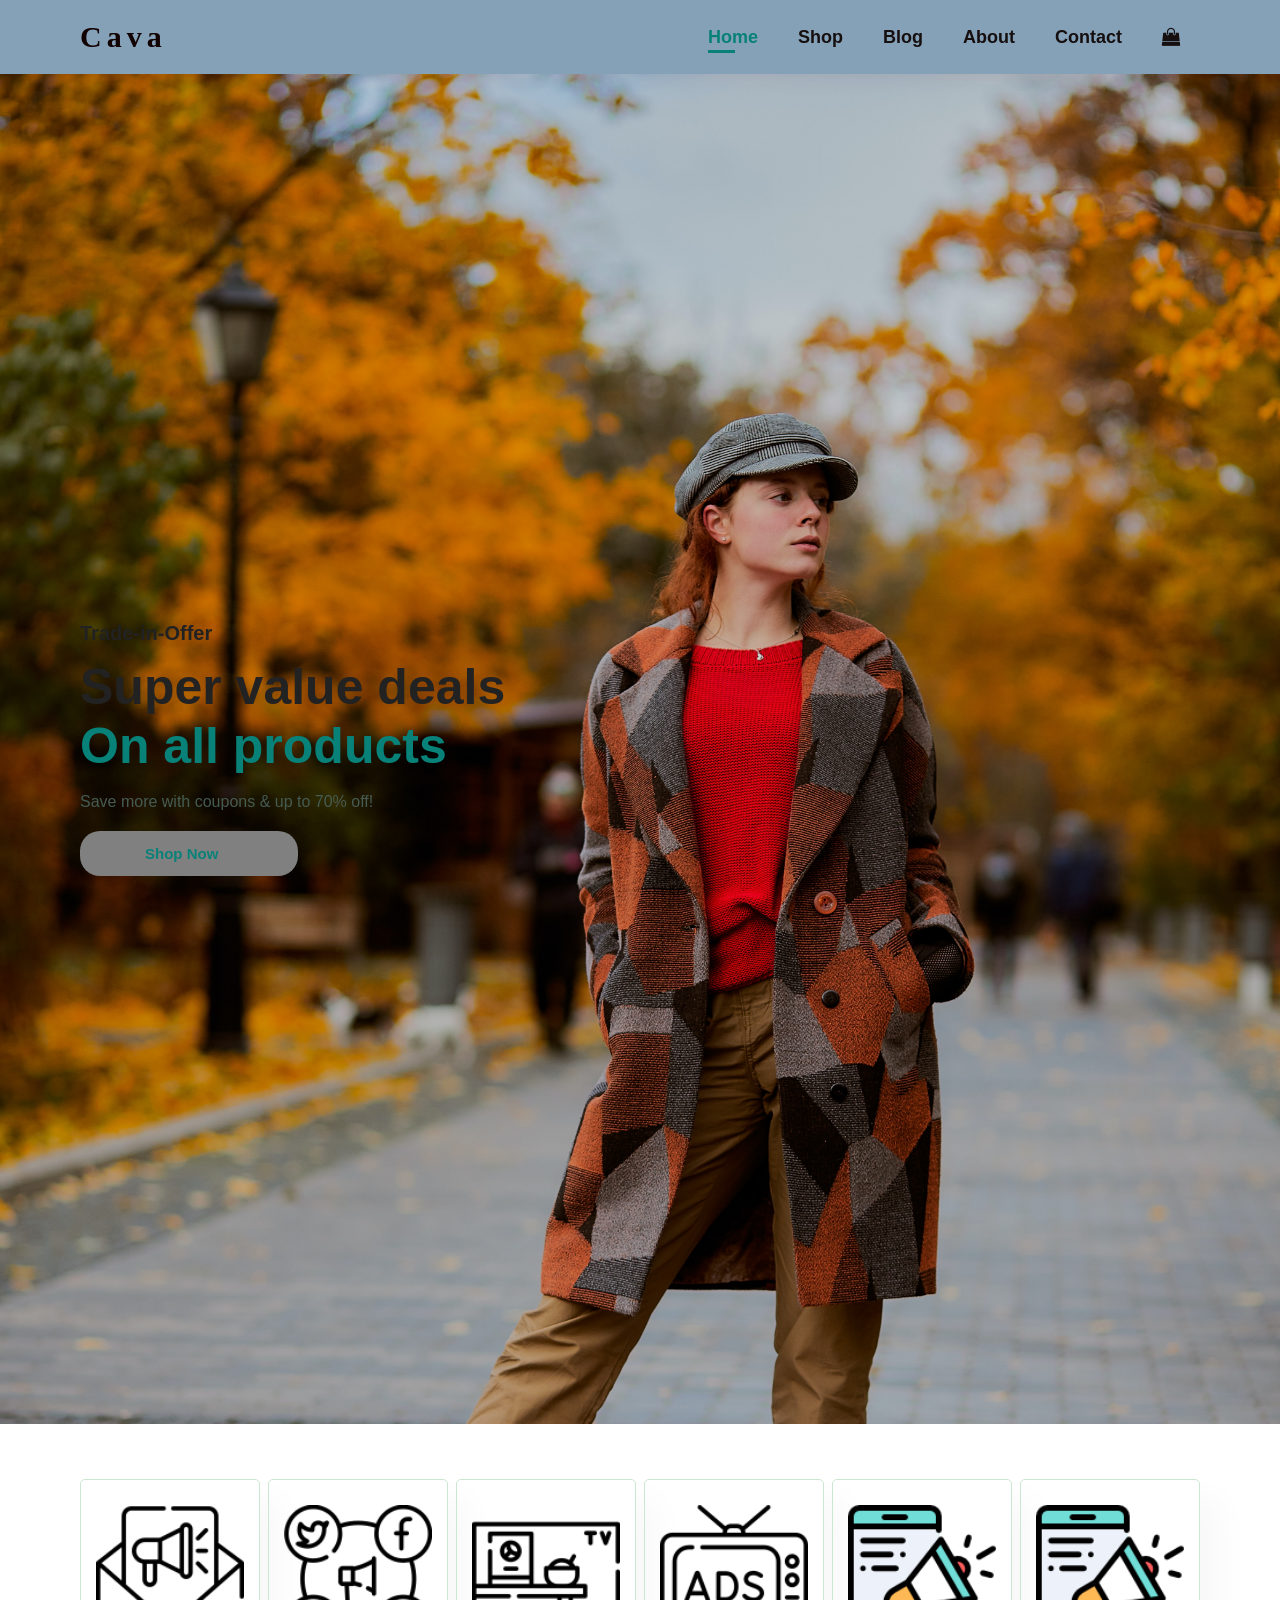
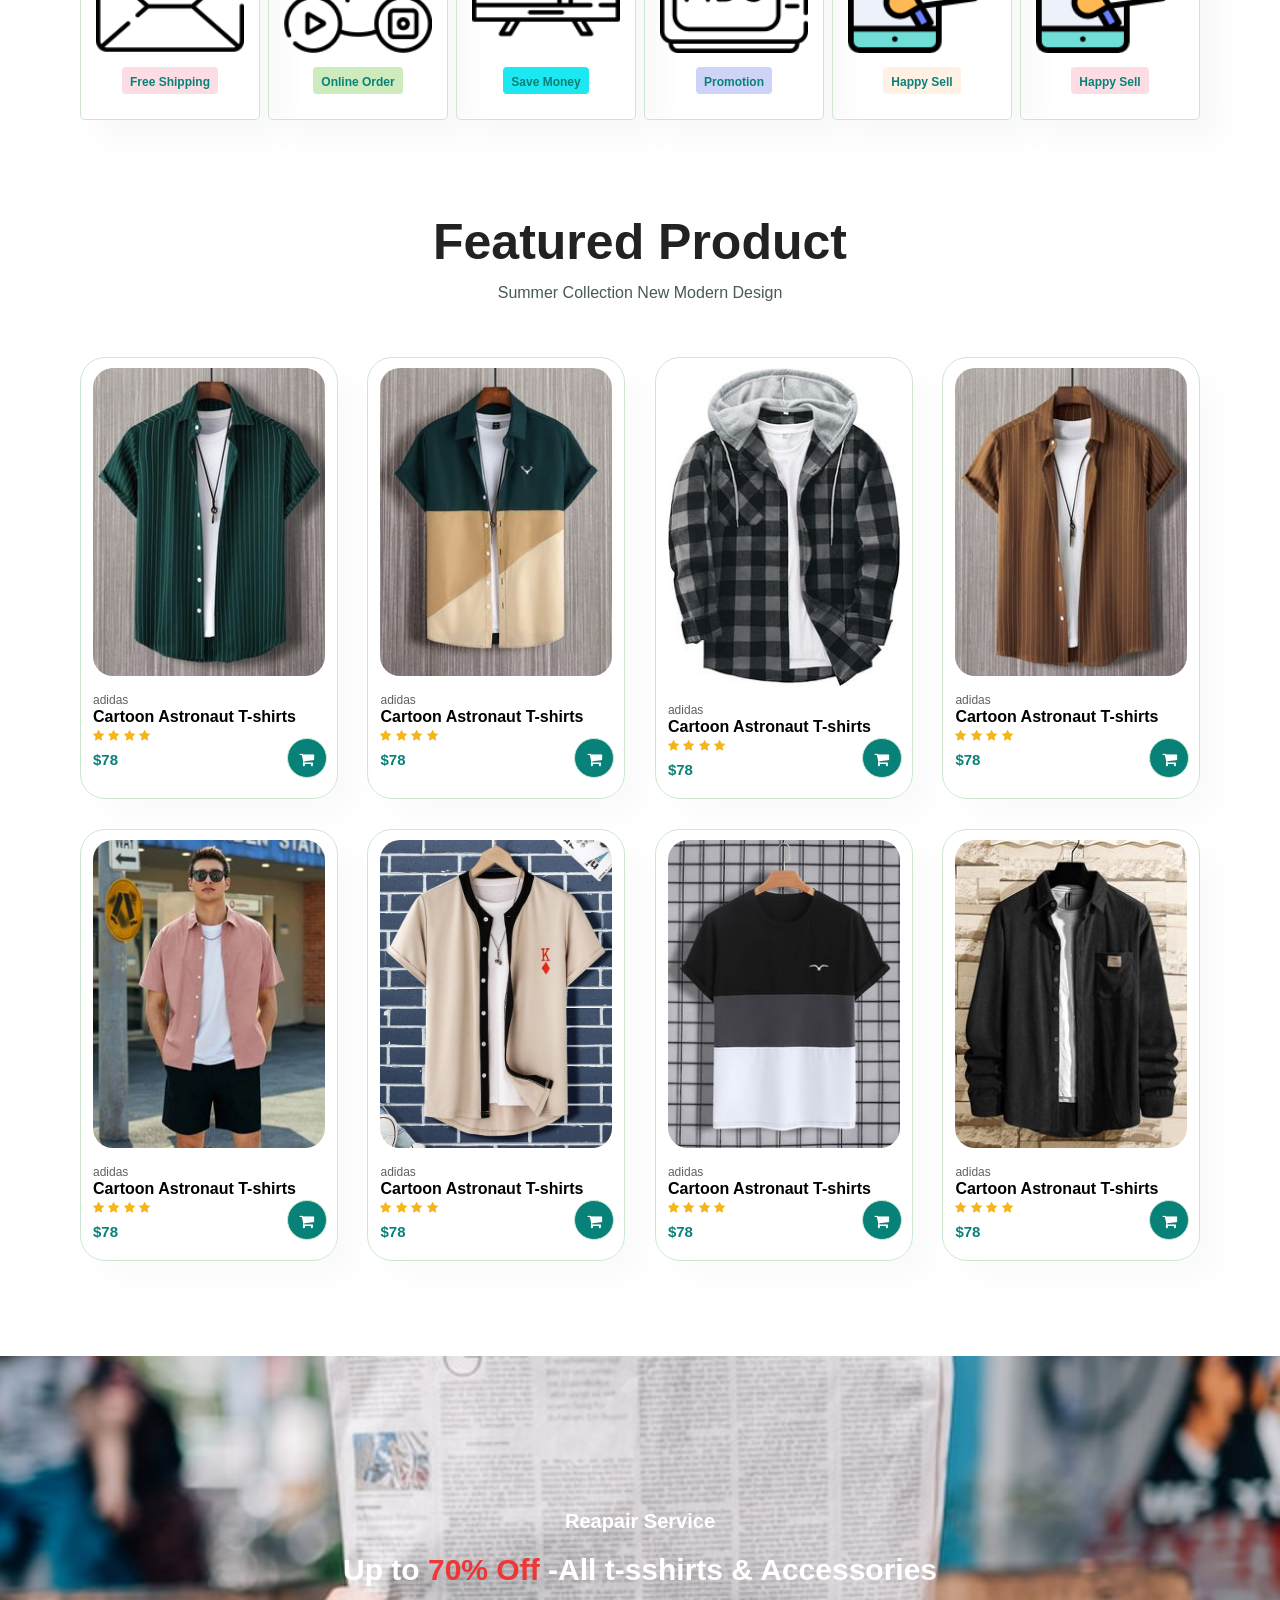
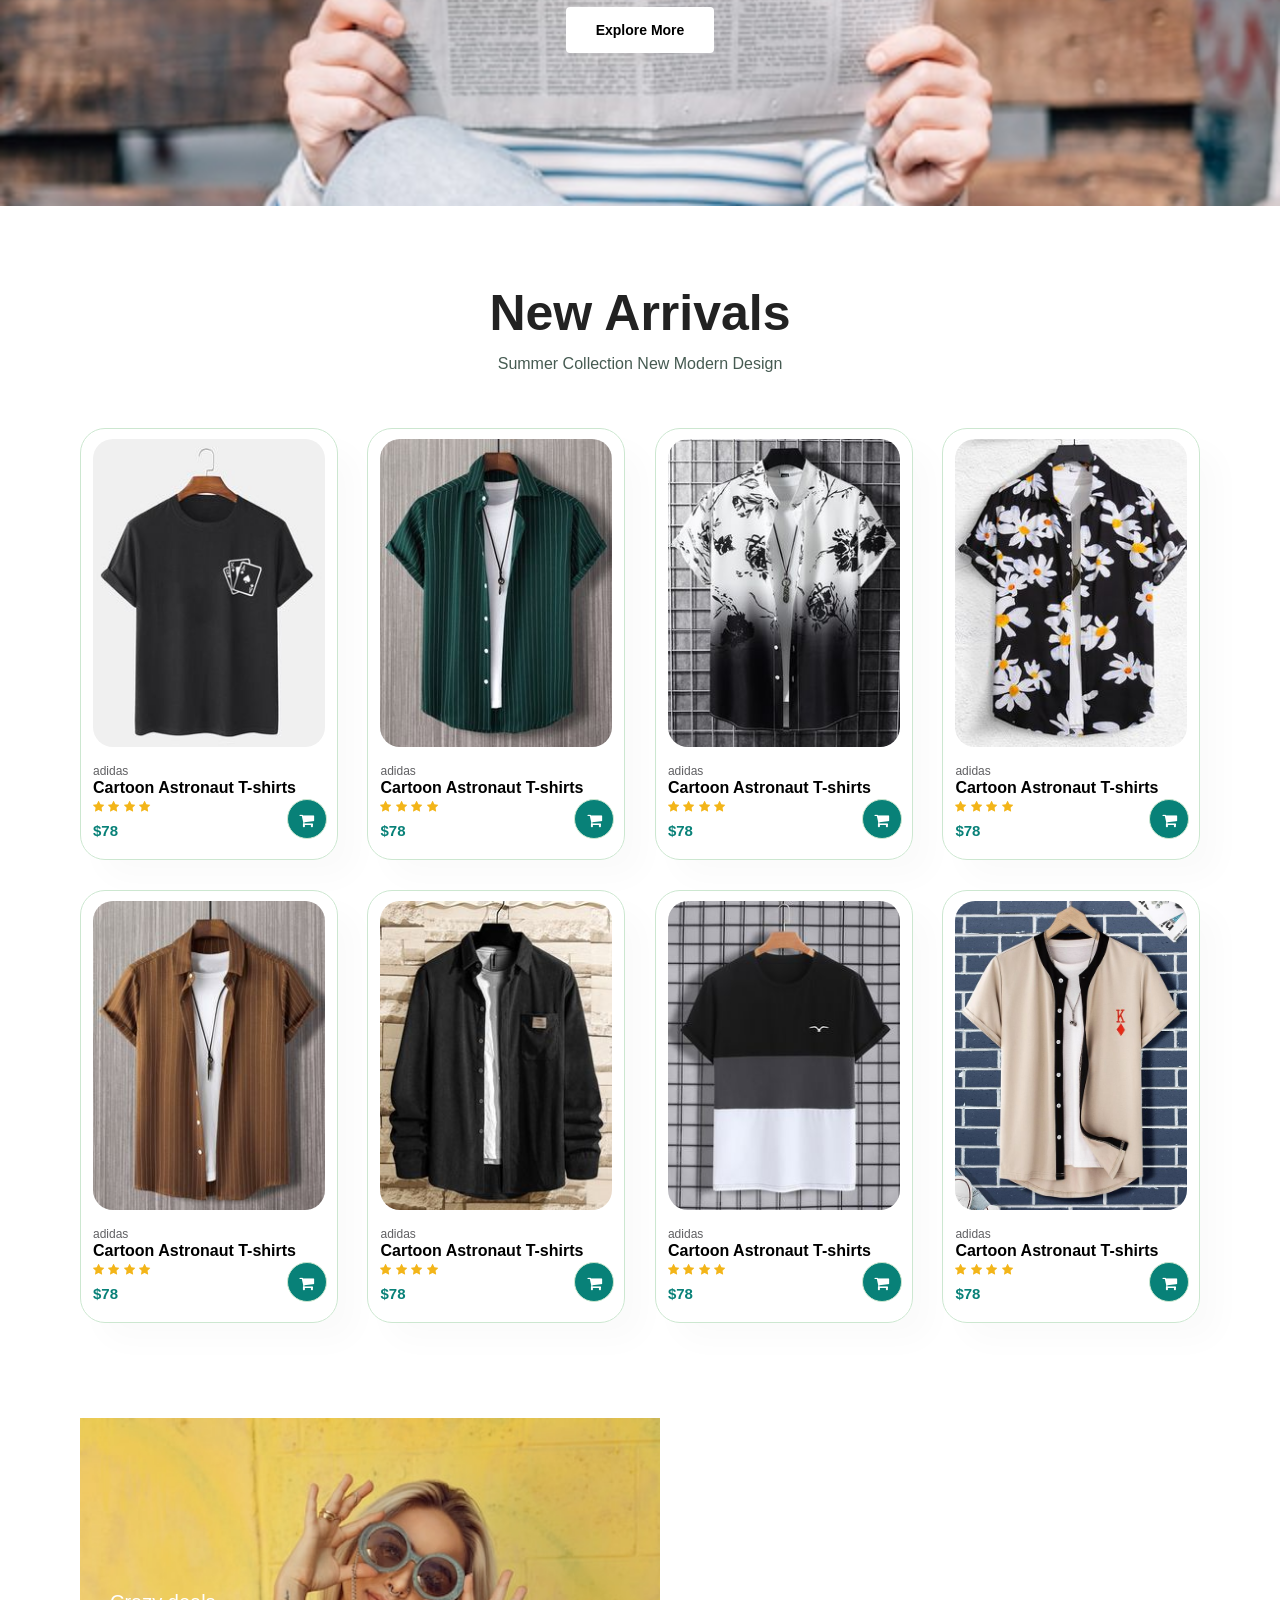
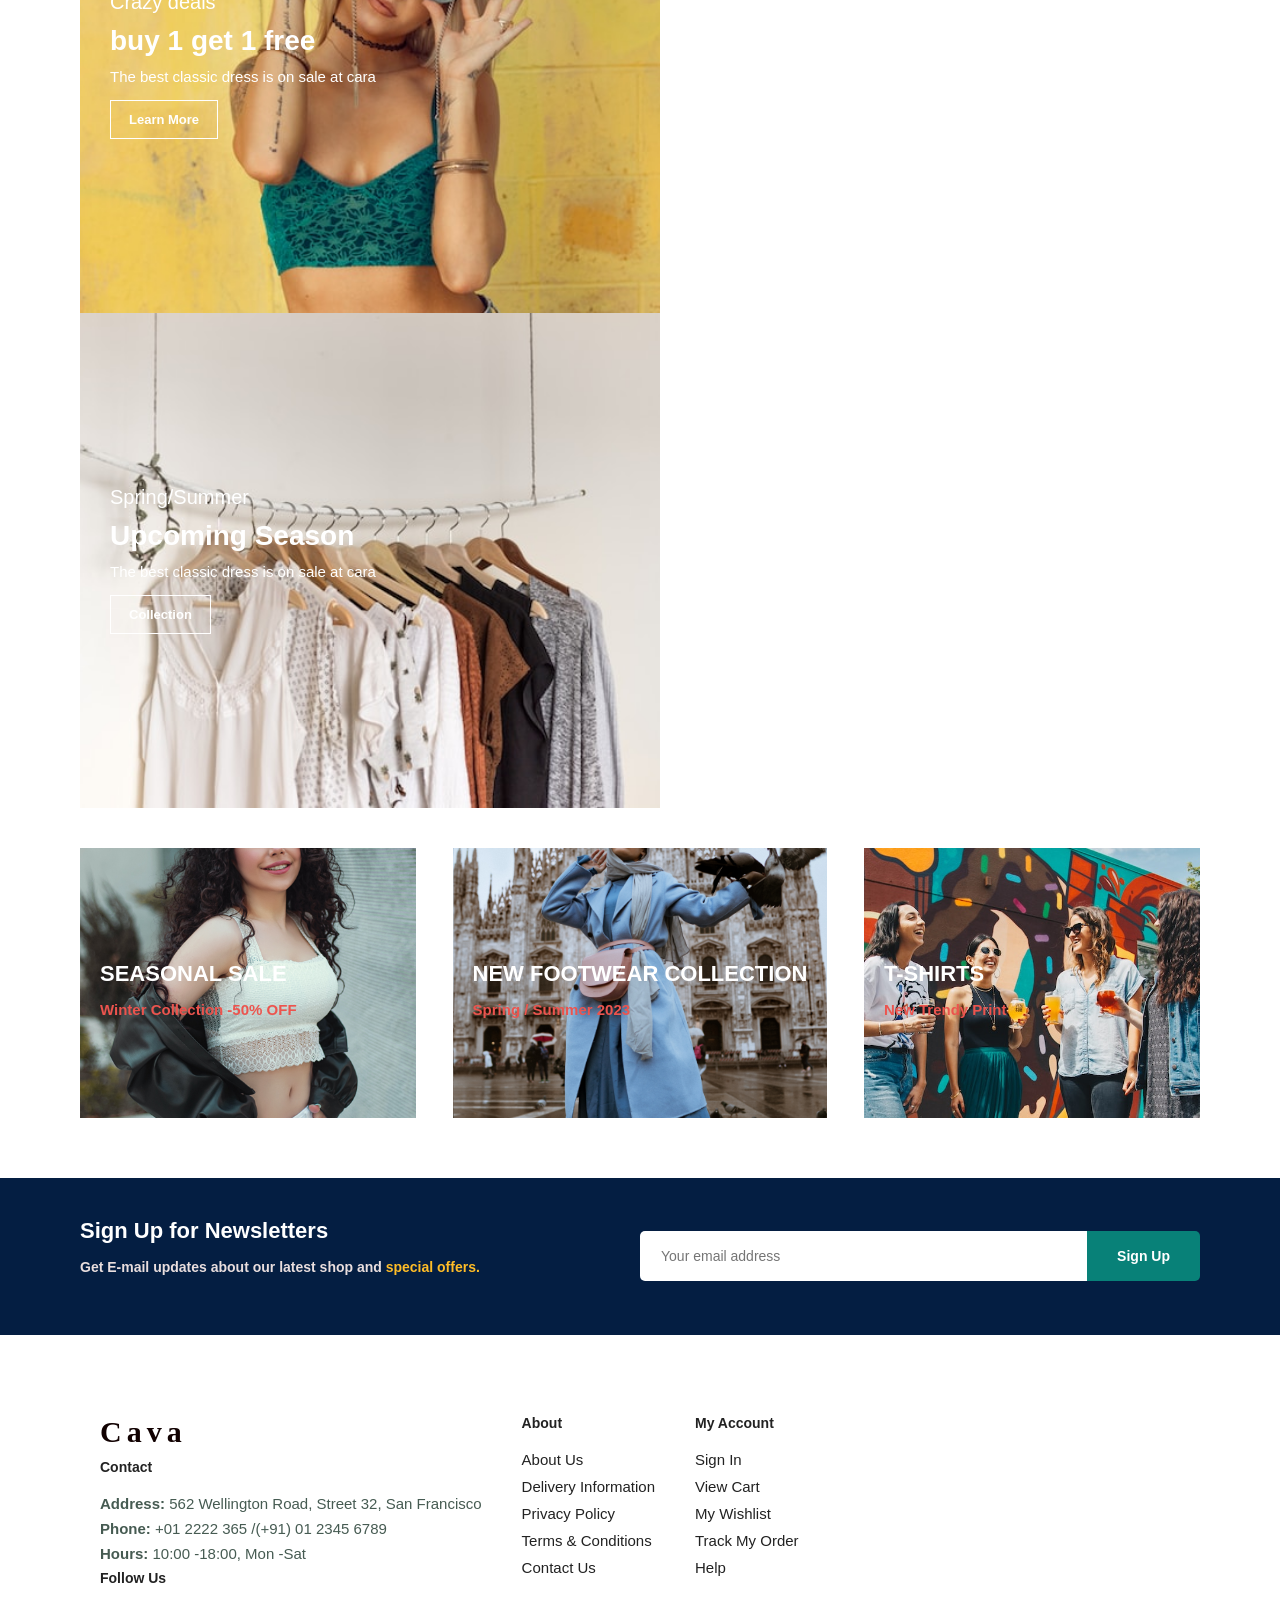
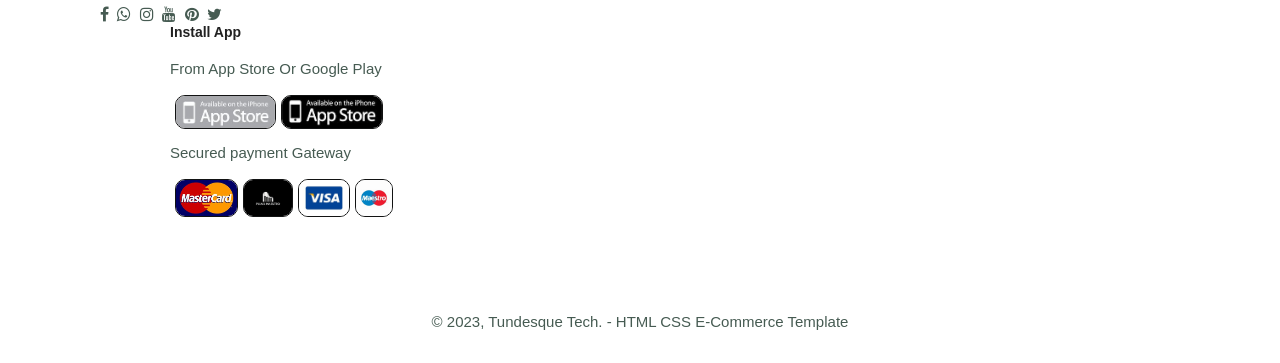
<file: index.html>
<!DOCTYPE html>
<html lang="en">

<head>
    <meta charset="UTF-8">
    <meta http-equiv="X-UA-Compatible" content="IE=edge">
    <meta name="viewport" content="width=device-width, initial-scale=1.0">
    <title>Shopping website</title>
    <link rel="stylesheet" href="style.css">
    <link rel="stylesheet" href="fontawesome\css\font-awesome.css" />
    <link rel="stylesheet" href="fontawesome\css\font-awesome.min.css" />

    <script src="./javascript/jquery-3.6.0.min.js"></script>
    <script src="./javascript/header.js" defer></script>
</head>

<body>
    <section id="header">
        <a href="#" class="logo">Cava</a>
    
            <ul class="navbar">
                <button class="close"><i class="fa fa-times"></i></button>
                    <li><a class="active" href="index.html">Home</a></li>
                    <li><a href="shop.html">Shop</a></li>
                    <li><a href="/blog.html">Blog</a></li>
                    <li><a href="about.html">About</a></li>
                    <li><a href="contact.html">Contact</a></li>
                    <li id="lg-bag"><a href="cart.html"><i class="fa fa-shopping-bag"></i></a></li>
            </ul>

        
        <div id="mobile">
            <a href="cart.html"><i class="fa fa-shopping-bag"></i></a>
            <button class="open"><i class="fa fa-bar"></i></button>
        </div>



    </section>

    <section id="hero">
        <h4>Trade-in-Offer</h4>
        <h2>Super value deals</h2>
        <h1>On all products</h1>
        <p>Save more with coupons & up to 70% off!</p>
        <button>Shop Now</button>

    </section>
    
    <section id="feature" class="section-p1">
        <div class="fe-box">
            <img src="./icons/3500730.png" alt="cap">
            <h6>Free Shipping</h6>

        </div>

        <div class="fe-box">
            <img src="./icons/1968641.png" alt="cap">
            <h6>Online Order</h6>

        </div>



        <div class="fe-box">
            <img src="./icons/4914609.png" alt="cap">
            <h6>Save Money</h6>

        </div>

        <div class="fe-box">
            <img src="./icons/4944508.png" alt="cap">
            <h6>Promotion</h6>

        </div>

        <div class="fe-box">
            <img src="./icons/944933.png" alt="cap">
            <h6>Happy Sell</h6>

        </div>
        <div class="fe-box">
            <img src="./icons/944933.png" alt="cap">
            <h6>Happy Sell</h6>

        </div>


    </section>

    <section id="product1" class="section-p1">
        <h2>Featured Product</h2>
        <p>Summer Collection New Modern Design</p>
        <div class="pro-container">

            <div class="pro">
                <img src="/tunde_img/clothe1.jpg">
                <div class="des">
                    <span>adidas</span>
                    <h5>Cartoon Astronaut T-shirts</h5>
                    <div class="star">
                        <i class="fa fa-star"></i>
                        <i class="fa fa-star"></i>
                        <i class="fa fa-star"></i>
                        <i class="fa fa-star"></i>
                    </div>
                    <h4>$78</h4>
                </div>
                <a href="#"><i class="fa fa-shopping-cart"></i></a>
            </div>
            <div class="pro">
                <img src="/tunde_img/clothe 2.jpg">
                <div class="des">
                    <span>adidas</span>
                    <h5>Cartoon Astronaut T-shirts</h5>
                    <div class="star">
                        <i class="fa fa-star"></i>
                        <i class="fa fa-star"></i>
                        <i class="fa fa-star"></i>
                        <i class="fa fa-star"></i>
                    </div>
                    <h4>$78</h4>
                </div>
                <a href="#"><i class="fa fa-shopping-cart"></i></a>
            </div>
            <div class="pro">
                <img src="/tunde_img/clothe 3.jpg">
                <div class="des">
                    <span>adidas</span>
                    <h5>Cartoon Astronaut T-shirts</h5>
                    <div class="star">
                        <i class="fa fa-star"></i>
                        <i class="fa fa-star"></i>
                        <i class="fa fa-star"></i>
                        <i class="fa fa-star"></i>
                    </div>
                    <h4>$78</h4>
                </div>
                <a href="#"><i class="fa fa-shopping-cart"></i></a>
            </div>
            <div class="pro">
                <img src="/tunde_img/clothe4.jpg">
                <div class="des">
                    <span>adidas</span>
                    <h5>Cartoon Astronaut T-shirts</h5>
                    <div class="star">
                        <i class="fa fa-star"></i>
                        <i class="fa fa-star"></i>
                        <i class="fa fa-star"></i>
                        <i class="fa fa-star"></i>
                    </div>
                    <h4>$78</h4>
                </div>
                <a href="#"><i class="fa fa-shopping-cart"></i></a>
            </div>
            <div class="pro">
                <img src="/tunde_img/clothe5.jpg">
                <div class="des">
                    <span>adidas</span>
                    <h5>Cartoon Astronaut T-shirts</h5>
                    <div class="star">
                        <i class="fa fa-star"></i>
                        <i class="fa fa-star"></i>
                        <i class="fa fa-star"></i>
                        <i class="fa fa-star"></i>
                    </div>
                    <h4>$78</h4>
                </div>
                <a href="#"><i class="fa fa-shopping-cart"></i></a>
            </div>
            <div class="pro">
                <img src="/tunde_img/clothe6.jpg">
                <div class="des">
                    <span>adidas</span>
                    <h5>Cartoon Astronaut T-shirts</h5>
                    <div class="star">
                        <i class="fa fa-star"></i>
                        <i class="fa fa-star"></i>
                        <i class="fa fa-star"></i>
                        <i class="fa fa-star"></i>
                    </div>
                    <h4>$78</h4>
                </div>
                <a href="#"><i class="fa fa-shopping-cart"></i></a>
            </div>
            <div class="pro">
                <img src="/tunde_img/clothe7.jpg">
                <div class="des">
                    <span>adidas</span>
                    <h5>Cartoon Astronaut T-shirts</h5>
                    <div class="star">
                        <i class="fa fa-star"></i>
                        <i class="fa fa-star"></i>
                        <i class="fa fa-star"></i>
                        <i class="fa fa-star"></i>
                    </div>
                    <h4>$78</h4>
                </div>
                <a href="#"><i class="fa fa-shopping-cart"></i></a>
            </div>
            <div class="pro">
                <img src="/tunde_img/clothe8.jpg">
                <div class="des">
                    <span>adidas</span>
                    <h5>Cartoon Astronaut T-shirts</h5>
                    <div class="star">
                        <i class="fa fa-star"></i>
                        <i class="fa fa-star"></i>
                        <i class="fa fa-star"></i>
                        <i class="fa fa-star"></i>
                    </div>
                    <h4>$78</h4>
                </div>
                <a href="#"><i class="fa fa-shopping-cart"></i></a>
            </div>

        </div>

    </section>

    <section id="banner" class="section-m1">
        <h4>Reapair Service</h4>
        <h2>Up to <span>70% Off</span> -All t-sshirts & Accessories</h2>
        <button class="normal">Explore More</button>

    </section>

    <section id="product1" class="section-p1">
        <h2>New Arrivals</h2>
        <p>Summer Collection New Modern Design</p>
        <div class="pro-container">

            <div class="pro">
                <img src="/tunde_img/clothe9.jpg">
                <div class="des">
                    <span>adidas</span>
                    <h5>Cartoon Astronaut T-shirts</h5>
                    <div class="star">
                        <i class="fa fa-star"></i>
                        <i class="fa fa-star"></i>
                        <i class="fa fa-star"></i>
                        <i class="fa fa-star"></i>
                    </div>
                    <h4>$78</h4>
                </div>
                <a href="#"><i class="fa fa-shopping-cart"></i></a>
            </div>
            <div class="pro">
                <img src="/tunde_img/clothe1.jpg">
                <div class="des">
                    <span>adidas</span>
                    <h5>Cartoon Astronaut T-shirts</h5>
                    <div class="star">
                        <i class="fa fa-star"></i>
                        <i class="fa fa-star"></i>
                        <i class="fa fa-star"></i>
                        <i class="fa fa-star"></i>
                    </div>
                    <h4>$78</h4>
                </div>
                <a href="#"><i class="fa fa-shopping-cart"></i></a>
            </div>
            <div class="pro">
                <img src="/tunde_img/clothe10.jpg">
                <div class="des">
                    <span>adidas</span>
                    <h5>Cartoon Astronaut T-shirts</h5>
                    <div class="star">
                        <i class="fa fa-star"></i>
                        <i class="fa fa-star"></i>
                        <i class="fa fa-star"></i>
                        <i class="fa fa-star"></i>
                    </div>
                    <h4>$78</h4>
                </div>
                <a href="#"><i class="fa fa-shopping-cart"></i></a>
            </div>
            <div class="pro">
                <img src="/tunde_img/clothe11.jpg">
                <div class="des">
                    <span>adidas</span>
                    <h5>Cartoon Astronaut T-shirts</h5>
                    <div class="star">
                        <i class="fa fa-star"></i>
                        <i class="fa fa-star"></i>
                        <i class="fa fa-star"></i>
                        <i class="fa fa-star"></i>
                    </div>
                    <h4>$78</h4>
                </div>
                <a href="#"><i class="fa fa-shopping-cart"></i></a>
            </div>
            <div class="pro">
                <img src="/tunde_img/clothe4.jpg">
                <div class="des">
                    <span>adidas</span>
                    <h5>Cartoon Astronaut T-shirts</h5>
                    <div class="star">
                        <i class="fa fa-star"></i>
                        <i class="fa fa-star"></i>
                        <i class="fa fa-star"></i>
                        <i class="fa fa-star"></i>
                    </div>
                    <h4>$78</h4>
                </div>
                <a href="#"><i class="fa fa-shopping-cart"></i></a>
            </div>
            <div class="pro">
                <img src="/tunde_img/clothe8.jpg">
                <div class="des">
                    <span>adidas</span>
                    <h5>Cartoon Astronaut T-shirts</h5>
                    <div class="star">
                        <i class="fa fa-star"></i>
                        <i class="fa fa-star"></i>
                        <i class="fa fa-star"></i>
                        <i class="fa fa-star"></i>
                    </div>
                    <h4>$78</h4>
                </div>
                <a href="#"><i class="fa fa-shopping-cart"></i></a>
            </div>
            <div class="pro">
                <img src="/tunde_img/clothe7.jpg">
                <div class="des">
                    <span>adidas</span>
                    <h5>Cartoon Astronaut T-shirts</h5>
                    <div class="star">
                        <i class="fa fa-star"></i>
                        <i class="fa fa-star"></i>
                        <i class="fa fa-star"></i>
                        <i class="fa fa-star"></i>
                    </div>
                    <h4>$78</h4>
                </div>
                <a href="#"><i class="fa fa-shopping-cart"></i></a>
            </div>
            <div class="pro">
                <img src="/tunde_img/clothe6.jpg">
                <div class="des">
                    <span>adidas</span>
                    <h5>Cartoon Astronaut T-shirts</h5>
                    <div class="star">
                        <i class="fa fa-star"></i>
                        <i class="fa fa-star"></i>
                        <i class="fa fa-star"></i>
                        <i class="fa fa-star"></i>
                    </div>
                    <h4>$78</h4>
                </div>
                <a href="#"><i class="fa fa-shopping-cart"></i></a>
            </div>

        </div>

    </section>

    <section id="sm-banner" class="section-p1">
        <div class="banner-box">
            <h4>Crazy deals</h4>
            <h2>buy 1 get 1 free</h2>
            <span>The best classic dress is on sale at cara</span>
            <button class="white">Learn More</button>

        </div>

        <div class="banner-box banner-box2">
            <h4>Spring/Summer</h4>
            <h2>Upcoming Season</h2>
            <span>The best classic dress is on sale at cara</span>
            <button class="white">Collection</button>

        </div>

    </section>
    <section id="banner3">
        <div class="banner-box ">
            <h2>SEASONAL SALE</h2>
            <h3>Winter Collection -50% OFF</h3>

        </div>
        <div class="banner-box banner-box2 ">
            <h2>NEW FOOTWEAR COLLECTION</h2>
            <h3>Spring / Summer 2023</h3>

        </div>
        <div class="banner-box banner-box3 ">
            <h2>T-SHIRTS</h2>
            <h3>New Trendy Print</h3>

        </div>

    </section>

    <section id="newsletter" class="section-p1 section-m1">
        <div class="newstext">
            <h4>Sign Up for Newsletters</h4>
            <p>Get E-mail updates about our latest shop and <span>special offers.</span></p>

        </div>
        <div class="form">
            <input type="email" placeholder="Your email address">
            <button class="normal">Sign Up</button>

        </div>

    </section>
    
    <footer class="section-p1">
        <div class="col">
            <a href="#" class="logo">Cava</a>
            <h4>Contact</h4>
            <p><strong>Address:</strong> 562 Wellington Road, Street 32, San Francisco</p>
            <p><strong>Phone:</strong> +01 2222 365 /(+91) 01 2345 6789</p>
            <p><strong>Hours:</strong> 10:00 -18:00, Mon -Sat</p>
            <div class="follow">
                <h4>Follow Us</h4>
                <div class="icon">
                    <i class="fa fa-facebook"></i>
                    <i class="fa fa-whatsapp"></i>
                    <i class="fa fa-instagram"></i>
                    <i class="fa fa-youtube"></i>
                    <i class="fa fa-pinterest"></i>
                    <i class="fa fa-twitter"></i>

                </div>
            </div>
        </div>
        <div class="col">
            <h4>About</h4>
            <a href="#">About Us</a>
            <a href="#">Delivery Information</a>
            <a href="#">Privacy Policy</a>
            <a href="#">Terms & Conditions</a>
            <a href="#">Contact Us</a>

        </div>
        <div class="col">
            <h4>My Account</h4>
            <a href="#">Sign In</a>
            <a href="#">View Cart</a>
            <a href="#">My Wishlist</a>
            <a href="#">Track My Order</a>
            <a href="#">Help</a>

        </div>
        <div class=" col install">
            <h4>Install App</h4>
            <p>From App Store Or Google Play</p>
            <div class=" row">
                <img src="/tunde_img/app store.jpg" alt="Apple Play" width="30%" >
                <img src="/tunde_img/app store 1.jpg" alt="Google Play" width="30%" >
            </div>
            <p>Secured payment Gateway</p>
            <div class=" row">
            <img src="/tunde_img/master card.jpg" alt="Apple Play" width="50%" height="20%">
            <img src="/tunde_img/maesrto x.jpg " alt="Google Play"  width="50%"  height="20%"> 
            <img src="/tunde_img/visa card.jpg" alt="Google Play"  width="50%"  height="20%">
            <img src="/tunde_img/maestro card.jpg " alt="Google Play"  width="50%"  height="20%">
        </div>
    
        </div>
        <div class="copyright">
            <p> &copy; 2023, Tundesque Tech. - HTML CSS E-Commerce Template</p>

        </div>
    </footer>
   
</body>

</html>
</file>
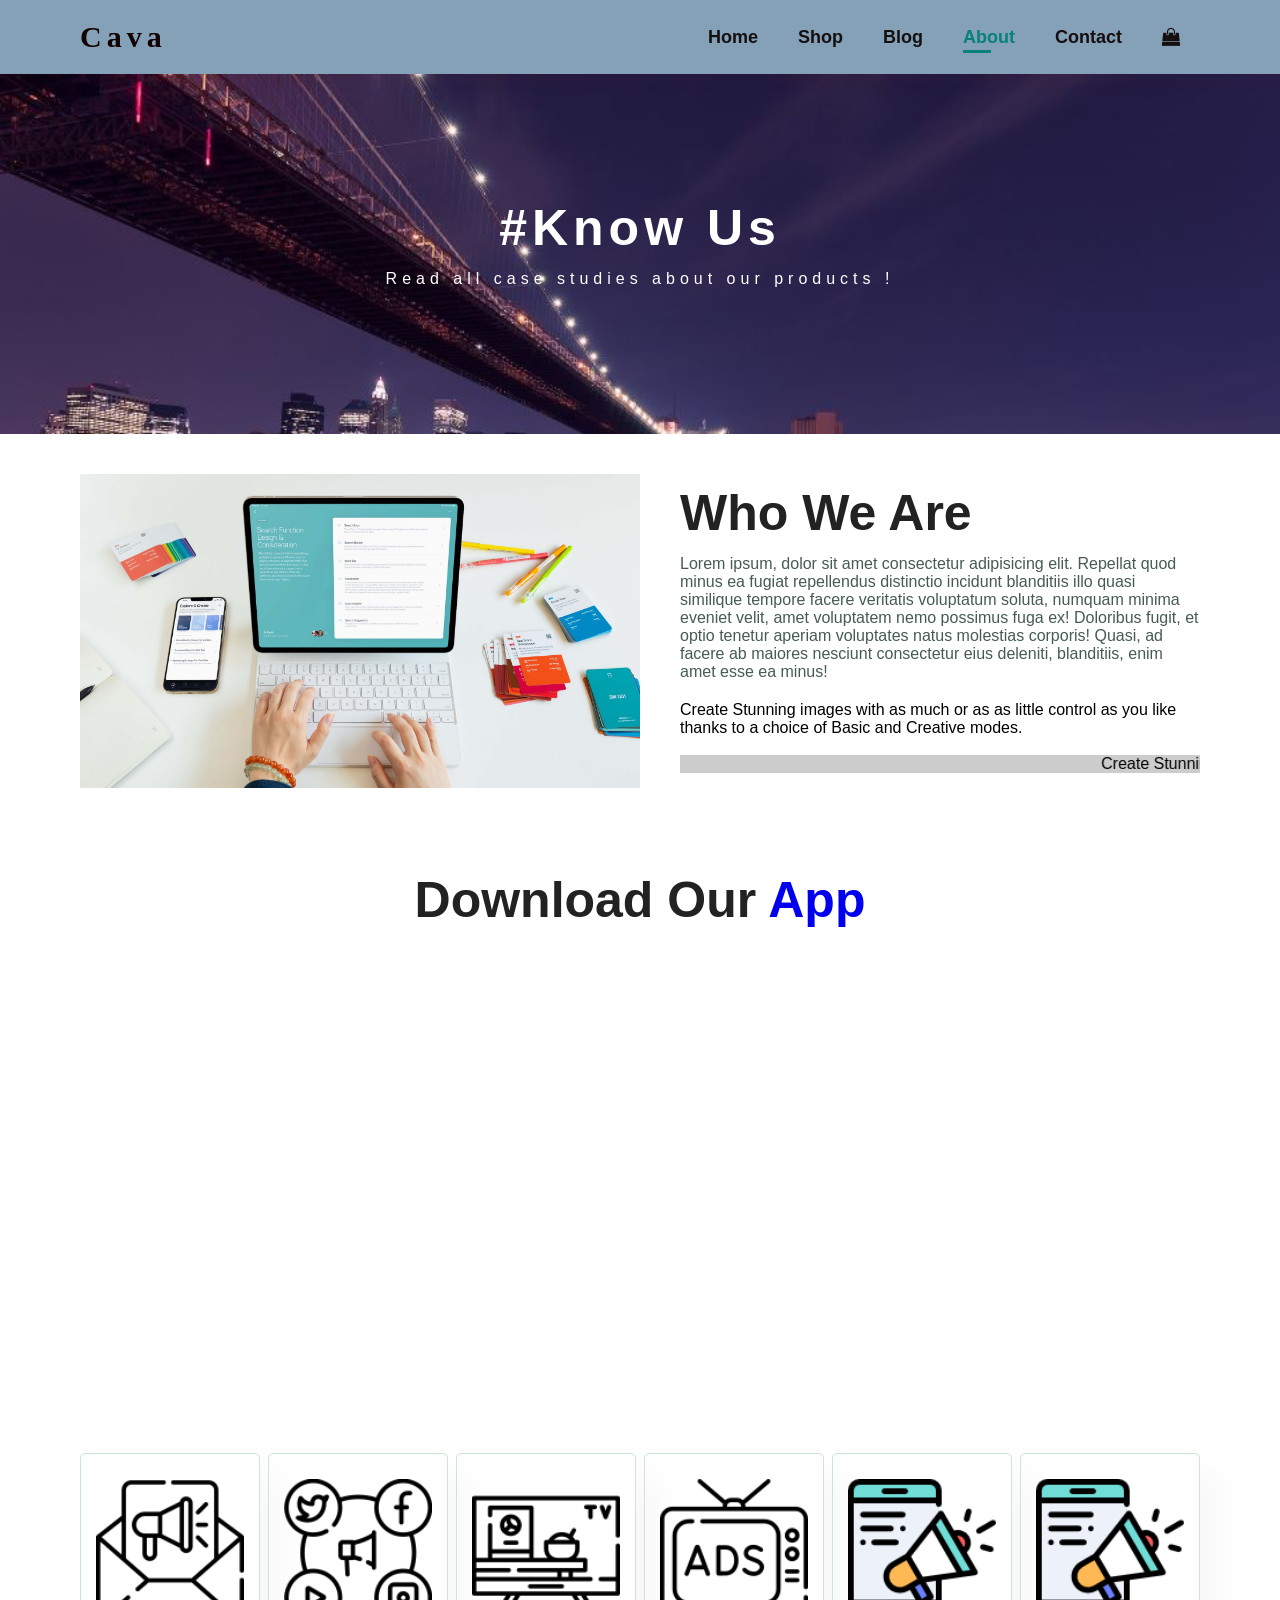
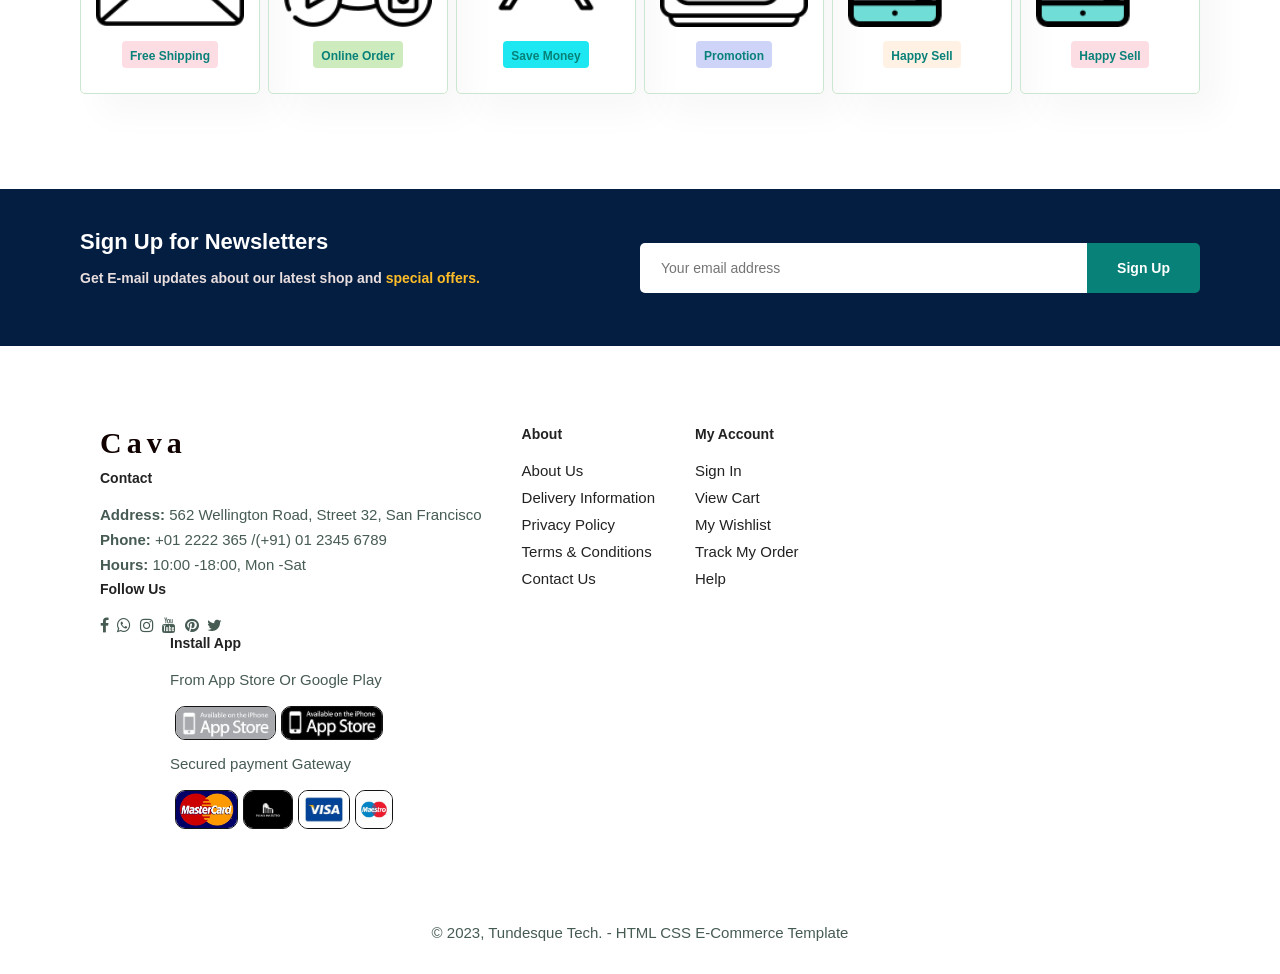
<file: about.html>
<!DOCTYPE html>
<html lang="en">

<head>
    <meta charset="UTF-8">
    <meta http-equiv="X-UA-Compatible" content="IE=edge">
    <meta name="viewport" content="width=device-width, initial-scale=1.0">
    <title>Shopping website</title>
    <link rel="stylesheet" href="style.css">
    <link rel="stylesheet" href="fontawesome\css\font-awesome.css" />
    <link rel="stylesheet" href="fontawesome\css\font-awesome.min.css" />

    <script src="./javascript/jquery-3.6.0.min.js"></script>
    <script src="./javascript/header.js" defer></script>
</head>

<body>
    <section id="header">
        <a href="#" class="logo">Cava</a>
        <div>
            <ul class="navbar">
                <button class="close"><i class="fa fa-times"></i></button>
                    <li><a  href="index.html">Home</a></li>
                    <li><a href="shop.html">Shop</a></li>
                    <li><a href="blog.html" >Blog</a></li>
                    <li><a  class="active" href="about.html" href="about.html">About</a></li>
                    <li><a href="contact.html">Contact</a></li>
                    <li id="lg-bag"><a href="cart.html"><i class="fa fa-shopping-bag"></i></a></li>
            </ul>

        </div>
        <div id="mobile">
            <a href="cart.html"><i class="fa fa-shopping-bag"></i></a>
            <button class="open"><i class="fa fa-outdent"></i></button>
        </div>



    </section>

    <section id="page-header" class="about-header">
        <h2>#Know Us</h2>
        <p>Read all case studies about our products !</p>

    </section>

    <section id="about-head"  class="section-p1">
        <img src="/img/bg4.jpg" width="50%" alt="">
        <div>
            <h2>Who We Are</h2>
            <p>
                Lorem ipsum, dolor sit amet consectetur adipisicing elit. Repellat quod minus ea fugiat repellendus distinctio incidunt blanditiis illo quasi similique tempore facere veritatis voluptatum soluta, numquam minima eveniet velit, amet voluptatem nemo possimus fuga ex! Doloribus fugit, et optio tenetur aperiam voluptates natus molestias corporis! Quasi, ad facere ab maiores nesciunt consectetur eius deleniti, blanditiis, enim amet esse ea minus!
            </p>
           <abbr title="">Create Stunning images with as much or as as little control as you like thanks to a choice of Basic and Creative modes.</abbr>
           <br>
           <br>
           <marquee bgcolor="#ccc" loop="-1" scrollamounts="5" width="100%"> Create Stunning images with as much or as as little control as you like, thanks to a choice of Basic and Creative modes.</marquee>

        </div>

    </section>

    <section id="about-app" class="section-p1">
        <h1>Download Our <a href="#">App</a></h1>
        <div class="video">
            <video src="/img/course-video.png.mp4" autoplay muted loop >

            </video>
        </div>

    </section>
    <section id="feature" class="section-p1">
        <div class="fe-box">
            <img src="./icons/3500730.png" alt="cap">
            <h6>Free Shipping</h6>

        </div>

        <div class="fe-box">
            <img src="./icons/1968641.png" alt="cap">
            <h6>Online Order</h6>

        </div>



        <div class="fe-box">
            <img src="./icons/4914609.png" alt="cap">
            <h6>Save Money</h6>

        </div>

        <div class="fe-box">
            <img src="./icons/4944508.png" alt="cap">
            <h6>Promotion</h6>

        </div>

        <div class="fe-box">
            <img src="./icons/944933.png" alt="cap">
            <h6>Happy Sell</h6>

        </div>
        <div class="fe-box">
            <img src="./icons/944933.png" alt="cap">
            <h6>Happy Sell</h6>
        </div>
    </section>

    <section id="newsletter" class="section-p1 section-m1">
        <div class="newstext">
            <h4>Sign Up for Newsletters</h4>
            <p>Get E-mail updates about our latest shop and <span>special offers.</span></p>

        </div>
        <div class="form">
            <input type="email" placeholder="Your email address">
            <button class="normal">Sign Up</button>

        </div>

    </section>


    <footer class="section-p1">
        <div class="col">
            <a href="#" class="logo">Cava</a>
            <h4>Contact</h4>
            <p><strong>Address:</strong> 562 Wellington Road, Street 32, San Francisco</p>
            <p><strong>Phone:</strong> +01 2222 365 /(+91) 01 2345 6789</p>
            <p><strong>Hours:</strong> 10:00 -18:00, Mon -Sat</p>
            <div class="follow">
                <h4>Follow Us</h4>
                <div class="icon">
                    <i class="fa fa-facebook"></i>
                    <i class="fa fa-whatsapp"></i>
                    <i class="fa fa-instagram"></i>
                    <i class="fa fa-youtube"></i>
                    <i class="fa fa-pinterest"></i>
                    <i class="fa fa-twitter"></i>

                </div>
            </div>
        </div>
        <div class="col">
            <h4>About</h4>
            <a href="#">About Us</a>
            <a href="#">Delivery Information</a>
            <a href="#">Privacy Policy</a>
            <a href="#">Terms & Conditions</a>
            <a href="#">Contact Us</a>

        </div>
        <div class="col">
            <h4>My Account</h4>
            <a href="#">Sign In</a>
            <a href="#">View Cart</a>
            <a href="#">My Wishlist</a>
            <a href="#">Track My Order</a>
            <a href="#">Help</a>

        </div>
        <div class=" col install">
            <h4>Install App</h4>
            <p>From App Store Or Google Play</p>
            <div class=" row">
                <img src="/tunde_img/app store.jpg" alt="Apple Play" width="30%" >
                <img src="/tunde_img/app store 1.jpg" alt="Google Play" width="30%" >
            </div>
            <p>Secured payment Gateway</p>
            <div class=" row">
            <img src="/tunde_img/master card.jpg" alt="Apple Play" width="50%" height="20%">
            <img src="/tunde_img/maesrto x.jpg " alt="Google Play"  width="50%"  height="20%"> 
            <img src="/tunde_img/visa card.jpg" alt="Google Play"  width="50%"  height="20%">
            <img src="/tunde_img/maestro card.jpg " alt="Google Play"  width="50%"  height="20%">
        </div>
    
        </div>
        <div class="copyright">
            <p> &copy; 2023, Tundesque Tech. - HTML CSS E-Commerce Template</p>

        </div>
    </footer>

</body>

</html>
</file>
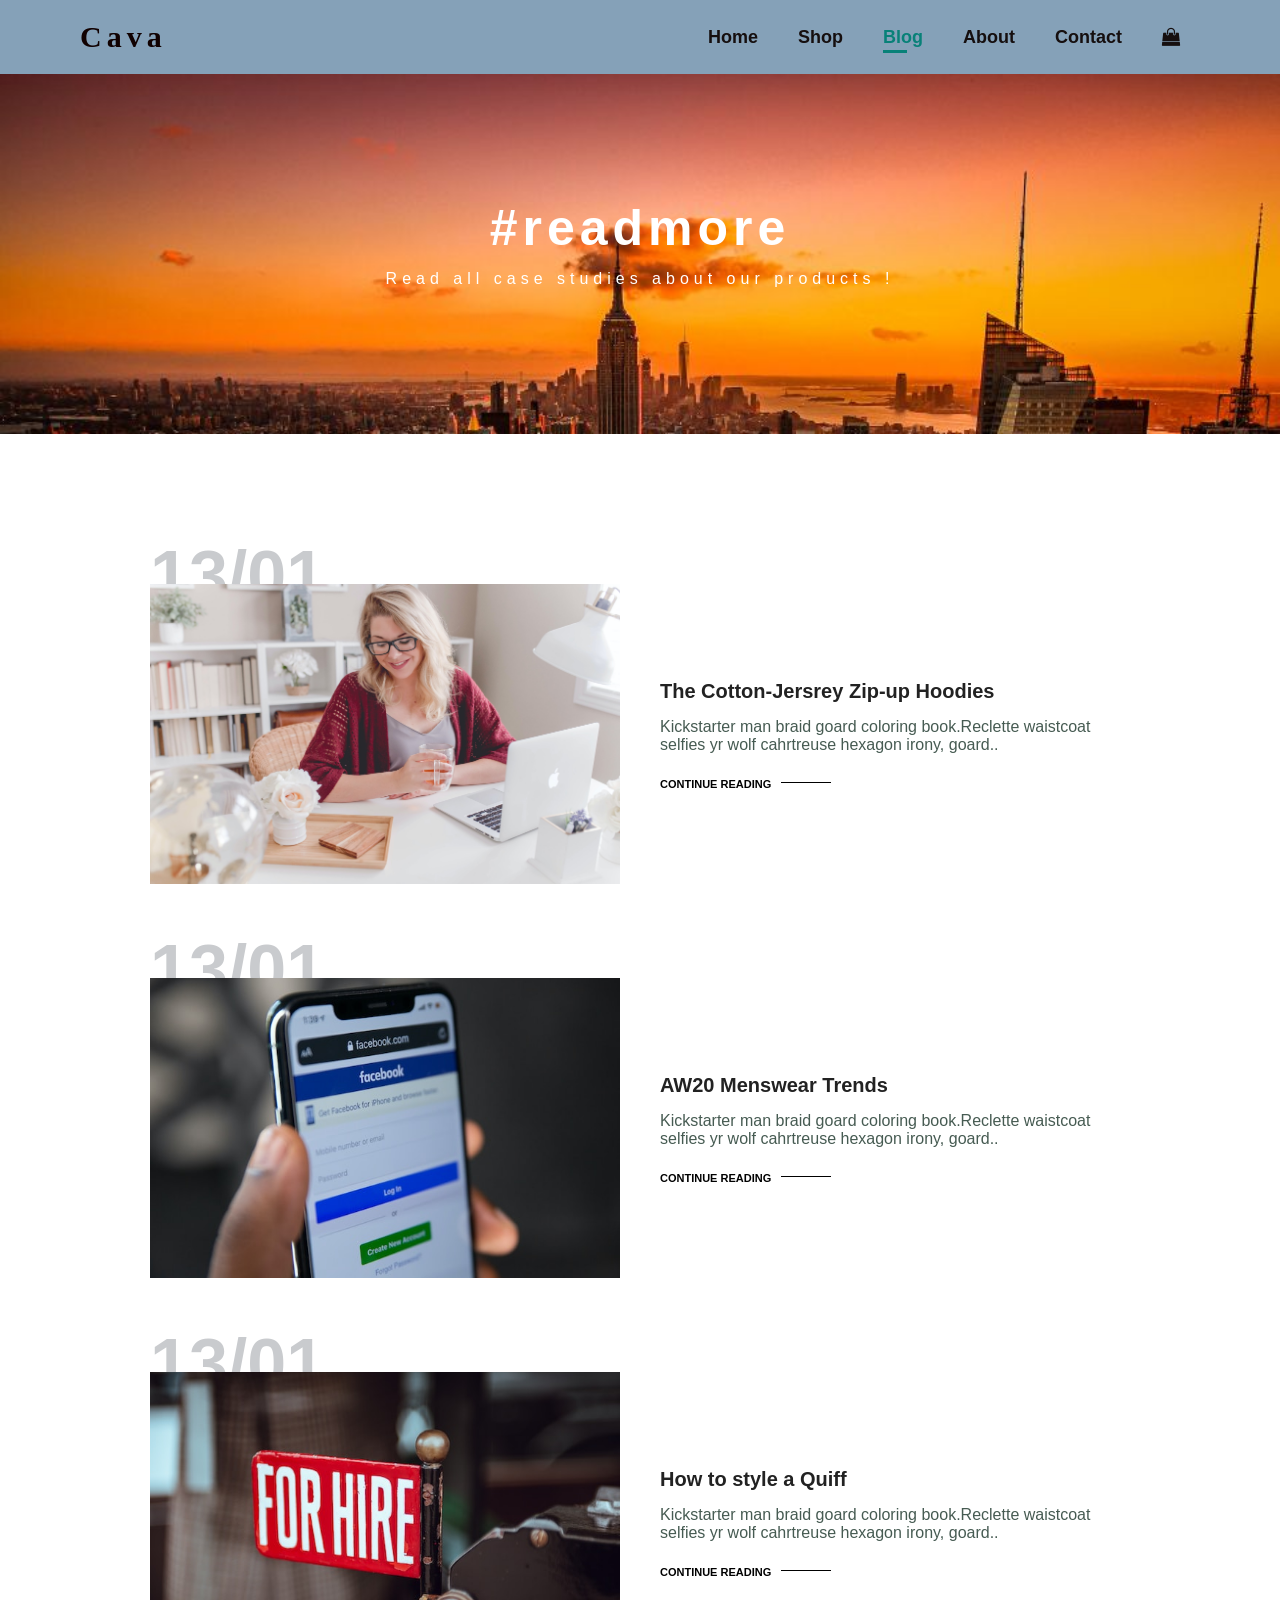
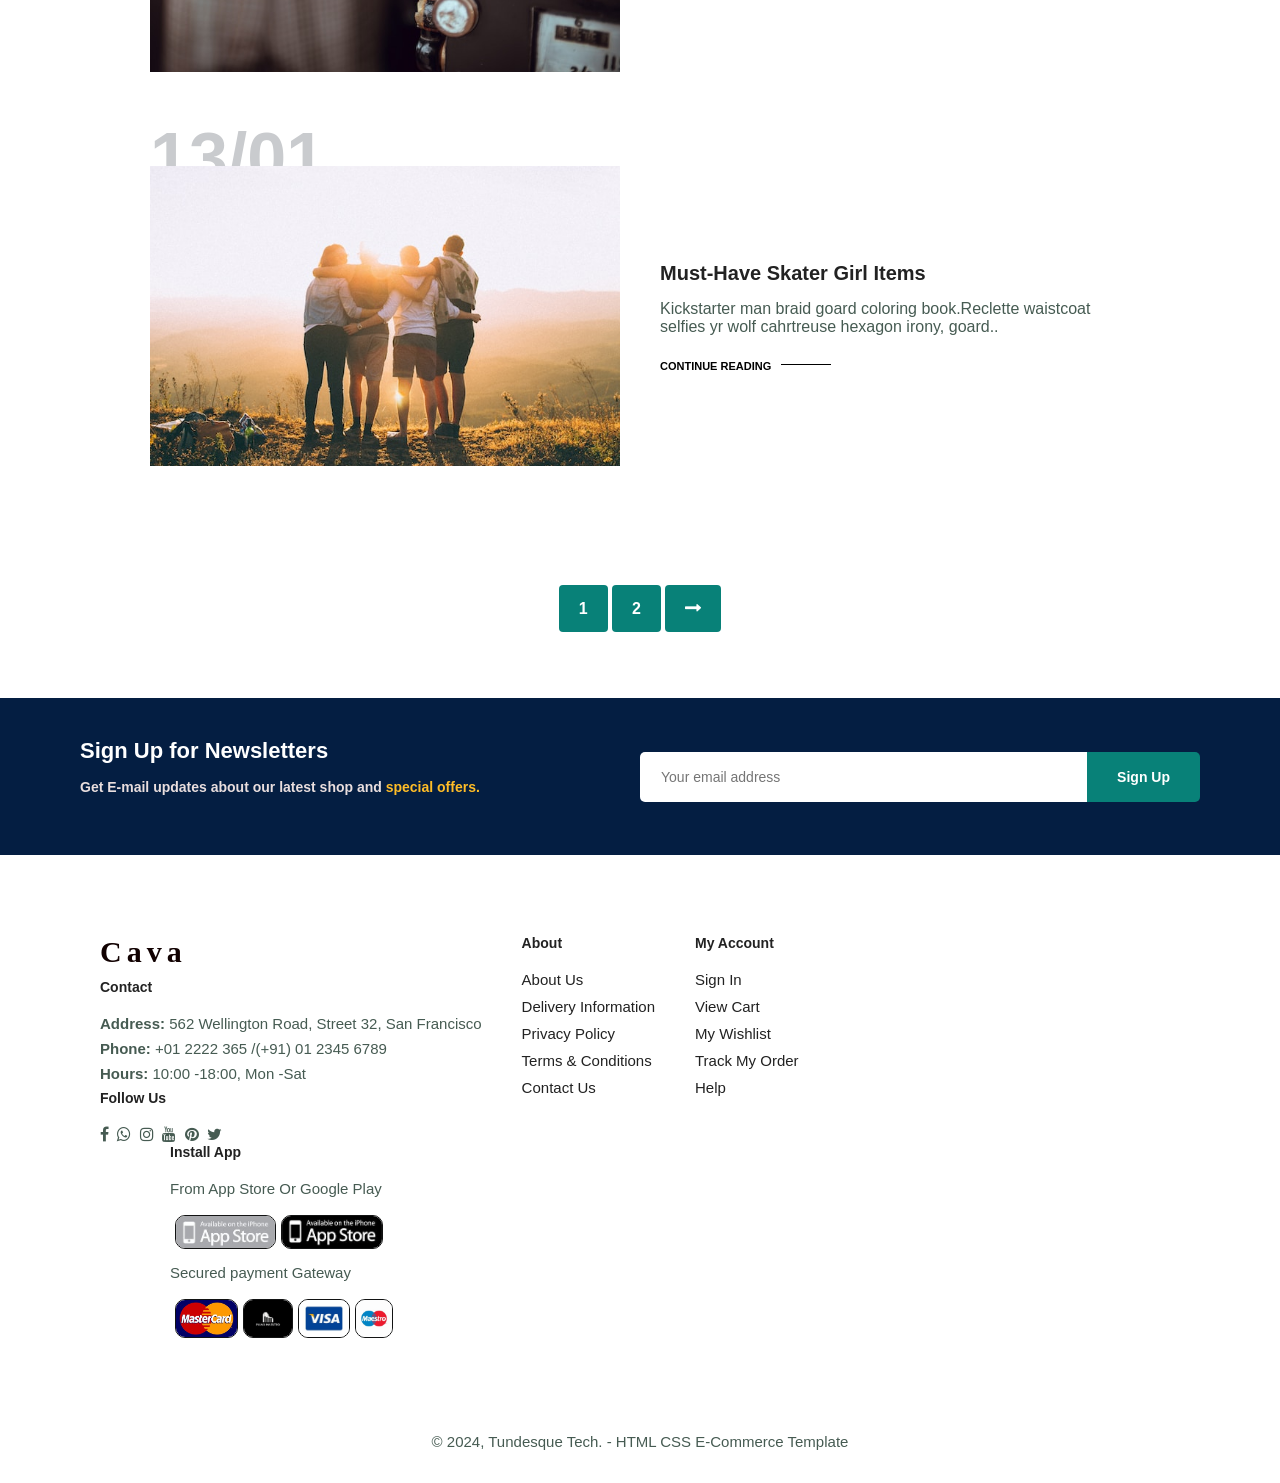
<file: blog.html>
<!DOCTYPE html>
<html lang="en">

<head>
    <meta charset="UTF-8">
    <meta http-equiv="X-UA-Compatible" content="IE=edge">
    <meta name="viewport" content="width=device-width, initial-scale=1.0">
    <title>Shopping website</title>
    <link rel="stylesheet" href="style.css">
    <link rel="stylesheet" href="fontawesome\css\font-awesome.css" />
    <link rel="stylesheet" href="fontawesome\css\font-awesome.min.css" />

    <script src="./javascript/jquery-3.6.0.min.js"></script>
    <script src="./javascript/header.js" defer></script>
</head>

<body>
    <section id="header">
        <a href="#" class="logo">Cava</a>
        <div>
            <ul class="navbar">
                <button class="close"><i class="fa fa-times"></i></button>
                    <li><a  href="index.html">Home</a></li>
                    <li><a href="shop.html">Shop</a></li>
                    <li><a  class="active" href="/blog.html">Blog</a></li>
                    <li><a href="about.html">About</a></li>
                    <li><a href="contact.html">Contact</a></li>
                    <li id="lg-bag"><a href="cart.html"><i class="fa fa-shopping-bag"></i></a></li>
            </ul>

        </div>
        <div id="mobile">
            <a href="cart.html"><i class="fa fa-shopping-bag"></i></a>
            <button class="open"><i class="fa fa-outdent"></i></button>
        </div>



    </section>

    <section id="page-header" class="blog-header">
        <h2>#readmore</h2>
        <p>Read all case studies about our products !</p>

    </section>
    <section id="blog">
        <div class="blog-box">
            <div class="blog-img">
                <img src="/img/bg2.jpg"  alt="">

                
            </div>
            <div class="blog-details">
                <h4>The Cotton-Jersrey Zip-up Hoodies</h4>
                <p>Kickstarter man braid goard coloring book.Reclette waistcoat selfies yr wolf cahrtreuse hexagon irony, goard..</p>
                <a href="#">CONTINUE READING</a>
            </div>
            <h1>13/01</h1>

        </div>
        <div class="blog-box">
            <div class="blog-img">
                <img src="/img/solen-feyissa-iurEAyYyU_c-unsplash.jpg"  alt="">

                
            </div>
            <div class="blog-details">
                <h4>AW20 Menswear Trends</h4>
                <p>Kickstarter man braid goard coloring book.Reclette waistcoat selfies yr wolf cahrtreuse hexagon irony, goard..</p>
                <a href="#">CONTINUE READING</a>
            </div>
            <h1>13/01</h1>

        </div>
        <div class="blog-box">
            <div class="blog-img">
                <img src="/img/clem-onojeghuo-fY8Jr4iuPQM-unsplash.jpg"  alt="">

                
            </div>
            <div class="blog-details">
                <h4>How to style a Quiff</h4>
                <p>Kickstarter man braid goard coloring book.Reclette waistcoat selfies yr wolf cahrtreuse hexagon irony, goard..</p>
                <a href="#">CONTINUE READING</a>
            </div>
            <h1>13/01</h1>

        </div>
        <div class="blog-box">
            <div class="blog-img">
                <img src="/img/bg8.jpg"  alt="">

                
            </div>
            <div class="blog-details">
                <h4>Must-Have Skater Girl Items</h4>
                <p>Kickstarter man braid goard coloring book.Reclette waistcoat selfies yr wolf cahrtreuse hexagon irony, goard..</p>
                <a href="#">CONTINUE READING</a>
            </div>
            <h1>13/01</h1>

        </div>
    </section>
   

   
    <section id="pagination" class="section-p1">
        <a href="#">1</a>
        <a href="#">2</a>
        <a href="#"><i class="fa  fa-long-arrow-right"></i></a>
        

    </section>

    
  

    <section id="newsletter" class="section-p1 section-m1">
        <div class="newstext">
            <h4>Sign Up for Newsletters</h4>
            <p>Get E-mail updates about our latest shop and <span>special offers.</span></p>

        </div>
        <div class="form">
            <input type="email" placeholder="Your email address">
            <button class="normal">Sign Up</button>

        </div>

    </section>

    <footer class="section-p1">
        <div class="col">
            <a href="#" class="logo">Cava</a>
            <h4>Contact</h4>
            <p><strong>Address:</strong> 562 Wellington Road, Street 32, San Francisco</p>
            <p><strong>Phone:</strong> +01 2222 365 /(+91) 01 2345 6789</p>
            <p><strong>Hours:</strong> 10:00 -18:00, Mon -Sat</p>
            <div class="follow">
                <h4>Follow Us</h4>
                <div class="icon">
                    <i class="fa fa-facebook"></i>
                    <i class="fa fa-whatsapp"></i>
                    <i class="fa fa-instagram"></i>
                    <i class="fa fa-youtube"></i>
                    <i class="fa fa-pinterest"></i>
                    <i class="fa fa-twitter"></i>

                </div>
            </div>
        </div>
        <div class="col">
            <h4>About</h4>
            <a href="#">About Us</a>
            <a href="#">Delivery Information</a>
            <a href="#">Privacy Policy</a>
            <a href="#">Terms & Conditions</a>
            <a href="#">Contact Us</a>

        </div>
        <div class="col">
            <h4>My Account</h4>
            <a href="#">Sign In</a>
            <a href="#">View Cart</a>
            <a href="#">My Wishlist</a>
            <a href="#">Track My Order</a>
            <a href="#">Help</a>

        </div>
        <div class=" col install">
            <h4>Install App</h4>
            <p>From App Store Or Google Play</p>
            <div class=" row">
                <img src="/tunde_img/app store.jpg" alt="Apple Play" width="30%" >
                <img src="/tunde_img/app store 1.jpg" alt="Google Play" width="30%" >
            </div>
            <p>Secured payment Gateway</p>
            <div class=" row">
            <img src="/tunde_img/master card.jpg" alt="Apple Play" width="50%" height="20%">
            <img src="/tunde_img/maesrto x.jpg " alt="Google Play"  width="50%"  height="20%"> 
            <img src="/tunde_img/visa card.jpg" alt="Google Play"  width="50%"  height="20%">
            <img src="/tunde_img/maestro card.jpg " alt="Google Play"  width="50%"  height="20%">
        </div>
    
        </div>
        <div class="copyright">
            <p> &copy; 2024, Tundesque Tech. - HTML CSS E-Commerce Template</p>

        </div>
    </footer>

</body>

</html>
</file>
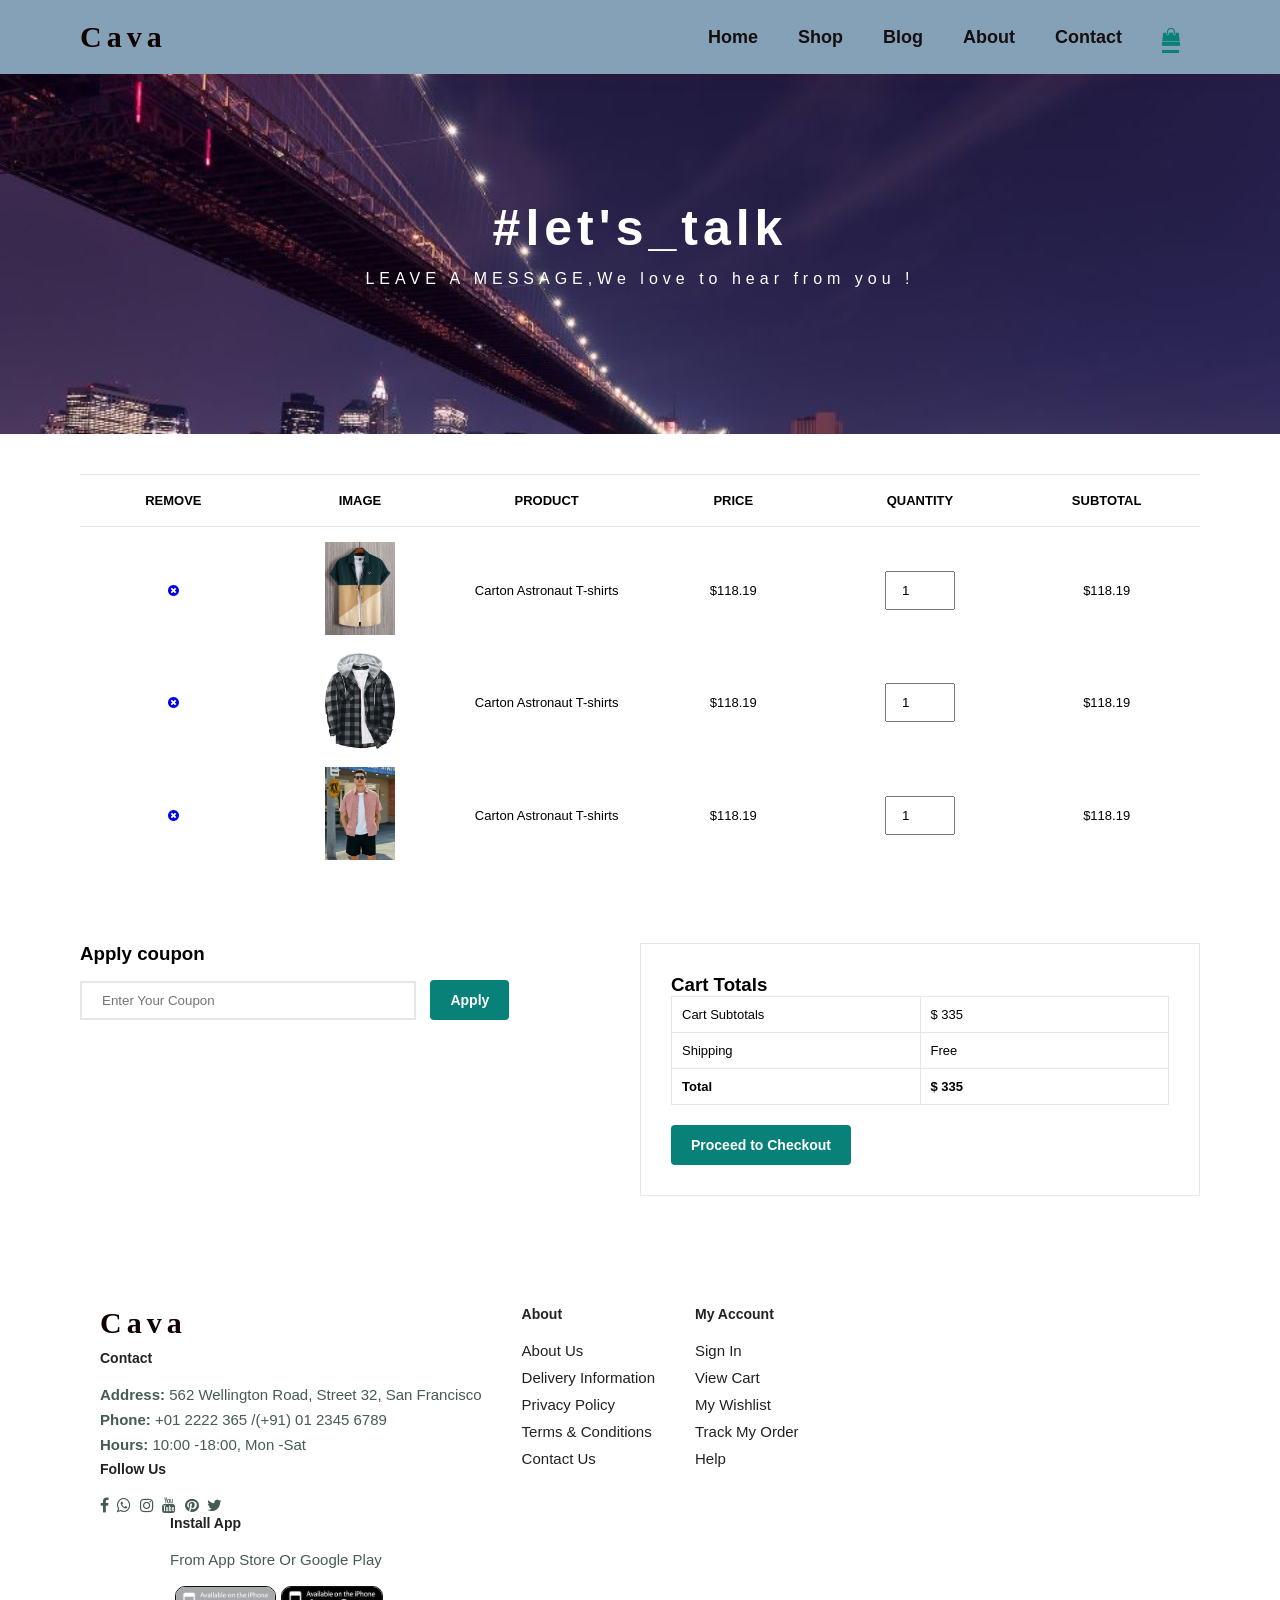
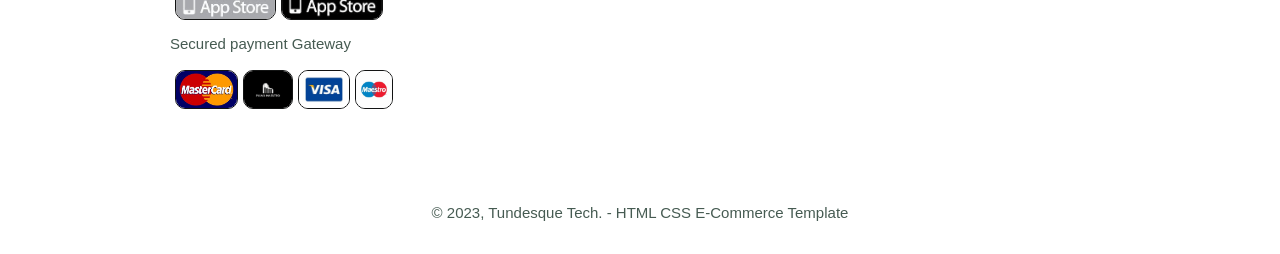
<file: cart.html>
<!DOCTYPE html>
<html lang="en">

<head>
    <meta charset="UTF-8">
    <meta http-equiv="X-UA-Compatible" content="IE=edge">
    <meta name="viewport" content="width=device-width, initial-scale=1.0">
    <title>Shopping website</title>
    <link rel="stylesheet" href="style.css">
    <link rel="stylesheet" href="fontawesome\css\font-awesome.css" />
    <link rel="stylesheet" href="fontawesome\css\font-awesome.min.css" />

    <script src="./javascript/jquery-3.6.0.min.js"></script>
    <script src="./javascript/header.js" defer></script>
</head>

<body>
    <section id="header">
        <a href="#" class="logo">Cava</a>
        <div>
            <ul class="navbar">
                <button class="close"><i class="fa fa-times"></i></button>
                    <li><a  href="index.html">Home</a></li>
                    <li><a href="shop.html">Shop</a></li>
                    <li><a href="blog.html" >Blog</a></li>
                    <li><a  href="about.html" >About</a></li>
                    <li><a  href="contact.html">Contact</a></li>
                    <li id="lg-bag"><a  class="active" href="cart.html"><i class="fa fa-shopping-bag"></i></a></li>
            </ul>

        </div>
        <div id="mobile">
            <a href="cart.html"><i class="fa fa-shopping-bag"></i></a>
            <button class="open"><i class="fa fa-outdent"></i></button>
        </div>



    </section>

    <section id="page-header" class="about-header">
        <h2>#let's_talk</h2>
        <p>LEAVE A MESSAGE,We love to hear from you !</p>

    </section>
    <section id="cart" class="section-p1">

        <table width="100%">
            <thead>
                <tr>
                    <th>Remove</th>
                    <th>Image</th>
                    <th>product</th>
                    <th>Price</th>
                    <th>Quantity</th>
                    <th>Subtotal</th>

                </tr>
            </thead>
           
            <tbody>
                <tr>
                <td><a href="#"><i class="fa fa-times-circle"></i></a></td>
                <td><img src="/tunde_img/clothe 2.jpg" alt="" ></td>
                <td>Carton Astronaut T-shirts</td>
                <td>$118.19</td>
                <td><input type="number" value="1"></td>
                <td>$118.19</td>

                </tr>
                <tr>
                    <td><a href="#"><i class="fa fa-times-circle"></i></a></td>
                    <td><img src="/tunde_img/clothe 3.jpg" alt="" ></td>
                    <td>Carton Astronaut T-shirts</td>
                    <td>$118.19</td>
                    <td><input type="number" value="1"></td>
                    <td>$118.19</td>
    
                    </tr>
                    <tr>
                        <td><a href="#"><i class="fa fa-times-circle"></i></a></td>
                        <td><img src="/tunde_img/clothe5.jpg" alt="" ></td>
                        <td>Carton Astronaut T-shirts</td>
                        <td>$118.19</td>
                        <td><input type="number" value="1"></td>
                        <td>$118.19</td>
        
                        </tr>
            </tbody>

        </table>

    </section>
    
    <section id="cart-add" class="section-p1">
        <div id="coupon">
            <h3>Apply coupon</h3>
            <div>
                <input type="text" placeholder="Enter Your Coupon">
                <button class="normal">Apply</button>
            </div>

        </div>

        <div id="subtotal">
            <h3>Cart Totals</h3>
            <table>
                <tr>
                    <td>Cart Subtotals</td>
                    <td>$ 335</td>
                </tr>
                <tr>
                    <td>Shipping</td>
                    <td>Free</td>
                </tr>
                <tr>
                    <td><strong>Total</strong></td>
                    <td><strong>$ 335</strong></td>
                </tr>
            </table>
            <button class="normal">Proceed to Checkout</button>

        </div>

       

    </section>

 
    <footer class="section-p1">
        <div class="col">
            <a href="#" class="logo">Cava</a>
            <h4>Contact</h4>
            <p><strong>Address:</strong> 562 Wellington Road, Street 32, San Francisco</p>
            <p><strong>Phone:</strong> +01 2222 365 /(+91) 01 2345 6789</p>
            <p><strong>Hours:</strong> 10:00 -18:00, Mon -Sat</p>
            <div class="follow">
                <h4>Follow Us</h4>
                <div class="icon">
                    <i class="fa fa-facebook"></i>
                    <i class="fa fa-whatsapp"></i>
                    <i class="fa fa-instagram"></i>
                    <i class="fa fa-youtube"></i>
                    <i class="fa fa-pinterest"></i>
                    <i class="fa fa-twitter"></i>

                </div>
            </div>
        </div>
        <div class="col">
            <h4>About</h4>
            <a href="#">About Us</a>
            <a href="#">Delivery Information</a>
            <a href="#">Privacy Policy</a>
            <a href="#">Terms & Conditions</a>
            <a href="#">Contact Us</a>

        </div>
        <div class="col">
            <h4>My Account</h4>
            <a href="#">Sign In</a>
            <a href="#">View Cart</a>
            <a href="#">My Wishlist</a>
            <a href="#">Track My Order</a>
            <a href="#">Help</a>

        </div>
        <div class=" col install">
            <h4>Install App</h4>
            <p>From App Store Or Google Play</p>
            <div class=" row">
                <img src="/tunde_img/app store.jpg" alt="Apple Play" width="30%" >
                <img src="/tunde_img/app store 1.jpg" alt="Google Play" width="30%" >
            </div>
            <p>Secured payment Gateway</p>
            <div class=" row">
            <img src="/tunde_img/master card.jpg" alt="Apple Play" width="50%" height="20%">
            <img src="/tunde_img/maesrto x.jpg " alt="Google Play"  width="50%"  height="20%"> 
            <img src="/tunde_img/visa card.jpg" alt="Google Play"  width="50%"  height="20%">
            <img src="/tunde_img/maestro card.jpg " alt="Google Play"  width="50%"  height="20%">
        </div>
    
        </div>
        <div class="copyright">
            <p> &copy; 2023, Tundesque Tech. - HTML CSS E-Commerce Template</p>

        </div>
    </footer>

</body>

</html>
</file>
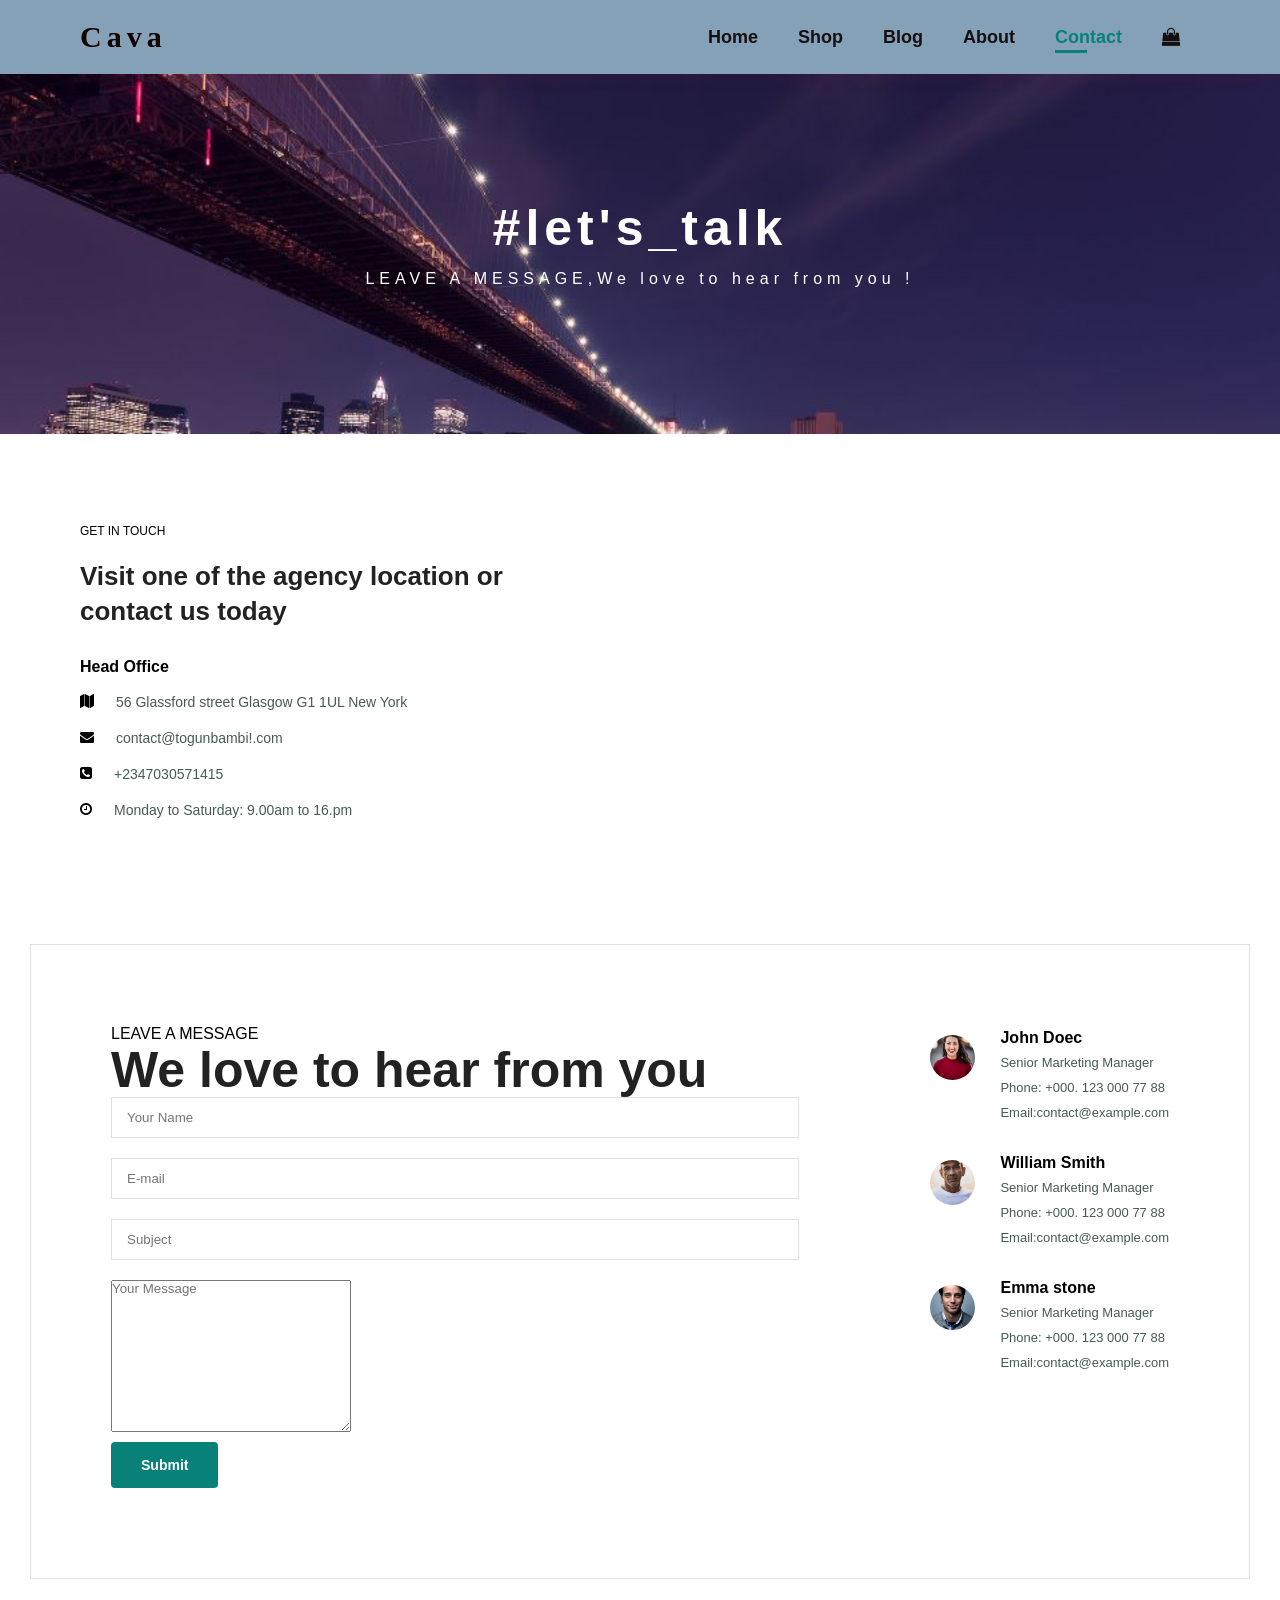
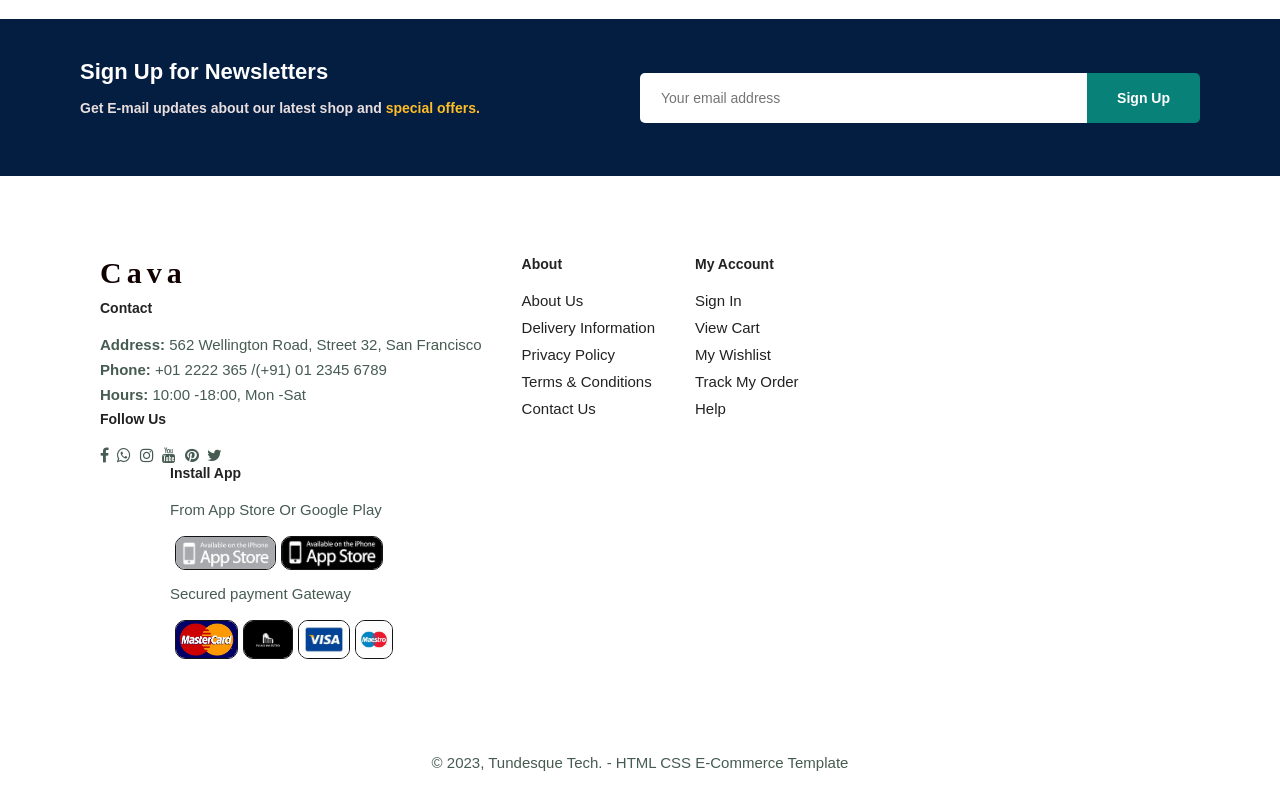
<file: contact.html>
<!DOCTYPE html>
<html lang="en">

<head>
    <meta charset="UTF-8">
    <meta http-equiv="X-UA-Compatible" content="IE=edge">
    <meta name="viewport" content="width=device-width, initial-scale=1.0">
    <title>Shopping website</title>
    <link rel="stylesheet" href="style.css">
    <link rel="stylesheet" href="fontawesome\css\font-awesome.css" />
    <link rel="stylesheet" href="fontawesome\css\font-awesome.min.css" />

    <script src="./javascript/jquery-3.6.0.min.js"></script>
    <script src="./javascript/header.js" defer></script>
</head>

<body>
    <section id="header">
        <a href="#" class="logo">Cava</a>
        <div>
            <ul class="navbar">
                <button class="close"><i class="fa fa-times"></i></button>
                    <li><a  href="index.html">Home</a></li>
                    <li><a href="shop.html">Shop</a></li>
                    <li><a >Blog</a></li>
                    <li><a  href="about.html" >About</a></li>
                    <li><a  class="active" href="contact.html">Contact</a></li>
                    <li id="lg-bag"><a href="cart.html"><i class="fa fa-shopping-bag"></i></a></li>
            </ul>

        </div>
        <div id="mobile">
            <a href="cart.html"><i class="fa fa-shopping-bag"></i></a>
            <button class="open"><i class="fa fa-outdent"></i></button>
        </div>



    </section>

    <section id="page-header" class="about-header">
        <h2>#let's_talk</h2>
        <p>LEAVE A MESSAGE,We love to hear from you !</p>

    </section>

    <section id="contact-details" class="section-p1">
        <div class="details">
            <span>GET IN TOUCH</span>
            <h2>Visit one of the agency location or contact us today</h2>
            <h3>Head Office</h3>
            <div>
                <li>
                <i class="fa fa-map"></i>  
                <p>56 Glassford street Glasgow G1 1UL New York</p>       
                </li>
                <li>
                    <i class="fa fa-envelope"></i>  
                    <p>contact@togunbambi!.com</p>       
                    </li>
                    <li>
                        <i class="fa fa-phone-square"></i>  
                        <p>+2347030571415</p>       
                        </li>
                        <li>
                            <i class="fa fa-clock-o"></i>  
                            <p>Monday to Saturday: 9.00am to 16.pm</p>       
                            </li>
            </div>
        </div>

        <div class="map">
            <iframe src="https://www.google.com/maps/embed?pb=!1m14!1m8!1m3!1d2029460.
            9830565443!2d3.28396!3d6.548055!3m2!1i1024!2i768!4f13.1!3m3!1m2!1s0x103b8b2
            ae68280c1%3A0xdc9e87a367c3d9cb!2sLagos!5e0!3m2!1sen!2sng!4v1695940156212!5m2!1sen!2sng" 
            width="600" height="450" style="border:0;" allowfullscreen="" loading="lazy"
             referrerpolicy="no-referrer-when-downgrade"></iframe>
            

        </div>

    </section>

    <section id="form-details">
        <form action="">
            <span>LEAVE A MESSAGE</span>
            <H2>We love to hear from you</H2>
            <input type="text" placeholder="Your Name">
            <input type="text" placeholder="E-mail">
            <input type="text" placeholder="Subject">
            <textarea name="" id="" cols="30" rows="10" placeholder="Your Message"></textarea>
            <button class="normal">Submit</button>

        </form>
        <div class="people">
            <div>
                <img src="/img/person4.jpg" alt="" width="6%" height="80px" style="border-radius: 50%; margin-left: 10px; padding:10px;">
                <p><span>John Doec</span>Senior Marketing Manager  <br> Phone: +000. 123 000 77 88 <br>Email:contact@example.com</p>
            </div>

            <div>
                <img src="/img/person5.jpg" alt="" width="6%" height="80px" style="border-radius: 50%;  margin-left: 10px; padding:10px;">
                <p><span>William Smith</span>Senior Marketing Manager  <br> Phone: +000. 123 000 77 88 <br>Email:contact@example.com</p>
            </div>

            <div>
                <img src="/img/person2.jpg" alt="" width="6%" height="80px" style="border-radius: 50%; margin-left: 10px; padding:10px;">
                <p><span>Emma stone</span>Senior Marketing Manager  <br> Phone: +000. 123 000 77 88 <br>Email:contact@example.com</p>
            </div>
        </div>

    </section>

  

    <section id="newsletter" class="section-p1 section-m1">
        <div class="newstext">
            <h4>Sign Up for Newsletters</h4>
            <p>Get E-mail updates about our latest shop and <span>special offers.</span></p>

        </div>
        <div class="form">
            <input type="email" placeholder="Your email address">
            <button class="normal">Sign Up</button>

        </div>

    </section>


    <footer class="section-p1">
        <div class="col">
            <a href="#" class="logo">Cava</a>
            <h4>Contact</h4>
            <p><strong>Address:</strong> 562 Wellington Road, Street 32, San Francisco</p>
            <p><strong>Phone:</strong> +01 2222 365 /(+91) 01 2345 6789</p>
            <p><strong>Hours:</strong> 10:00 -18:00, Mon -Sat</p>
            <div class="follow">
                <h4>Follow Us</h4>
                <div class="icon">
                    <i class="fa fa-facebook"></i>
                    <i class="fa fa-whatsapp"></i>
                    <i class="fa fa-instagram"></i>
                    <i class="fa fa-youtube"></i>
                    <i class="fa fa-pinterest"></i>
                    <i class="fa fa-twitter"></i>

                </div>
            </div>
        </div>
        <div class="col">
            <h4>About</h4>
            <a href="#">About Us</a>
            <a href="#">Delivery Information</a>
            <a href="#">Privacy Policy</a>
            <a href="#">Terms & Conditions</a>
            <a href="#">Contact Us</a>

        </div>
        <div class="col">
            <h4>My Account</h4>
            <a href="#">Sign In</a>
            <a href="#">View Cart</a>
            <a href="#">My Wishlist</a>
            <a href="#">Track My Order</a>
            <a href="#">Help</a>

        </div>
        <div class=" col install">
            <h4>Install App</h4>
            <p>From App Store Or Google Play</p>
            <div class=" row">
                <img src="/tunde_img/app store.jpg" alt="Apple Play" width="30%" >
                <img src="/tunde_img/app store 1.jpg" alt="Google Play" width="30%" >
            </div>
            <p>Secured payment Gateway</p>
            <div class=" row">
            <img src="/tunde_img/master card.jpg" alt="Apple Play" width="50%" height="20%">
            <img src="/tunde_img/maesrto x.jpg " alt="Google Play"  width="50%"  height="20%"> 
            <img src="/tunde_img/visa card.jpg" alt="Google Play"  width="50%"  height="20%">
            <img src="/tunde_img/maestro card.jpg " alt="Google Play"  width="50%"  height="20%">
        </div>
    
        </div>
        <div class="copyright">
            <p> &copy; 2023, Tundesque Tech. - HTML CSS E-Commerce Template</p>

        </div>
    </footer>

</body>

</html>
</file>
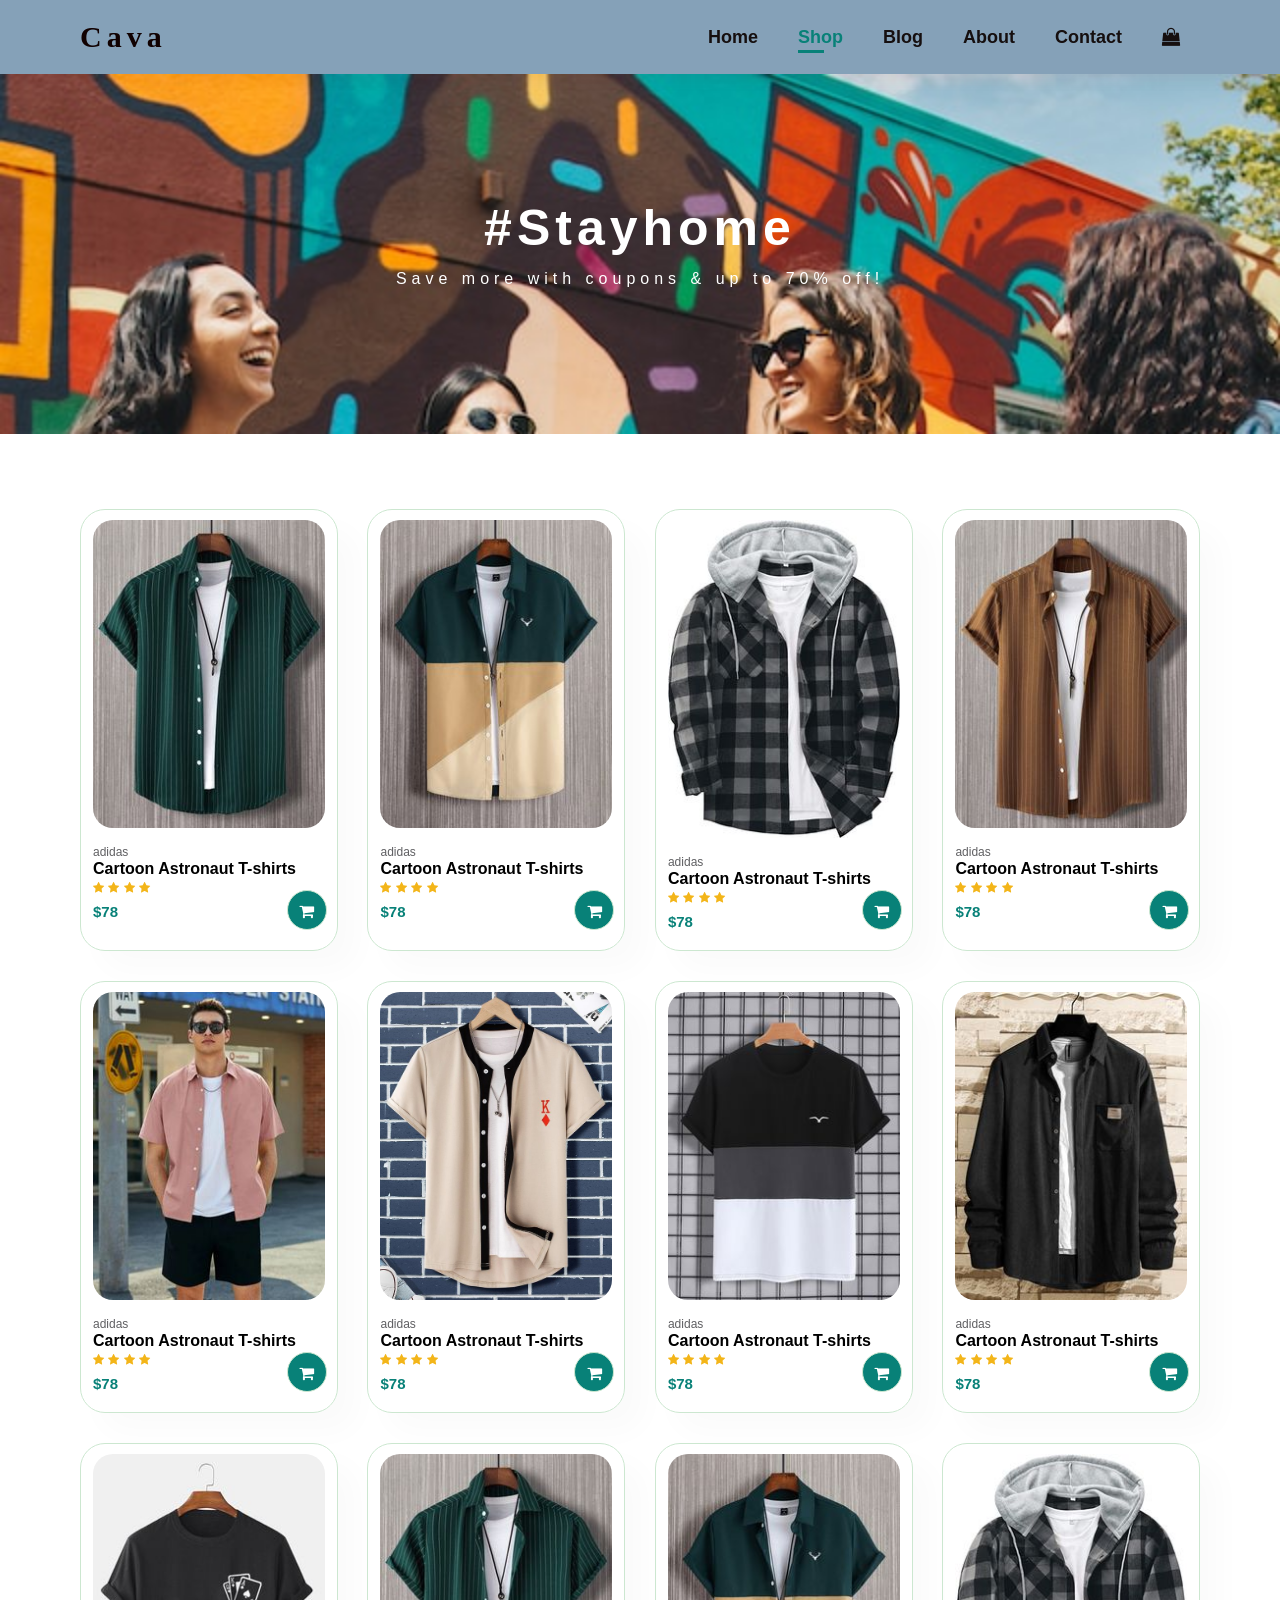
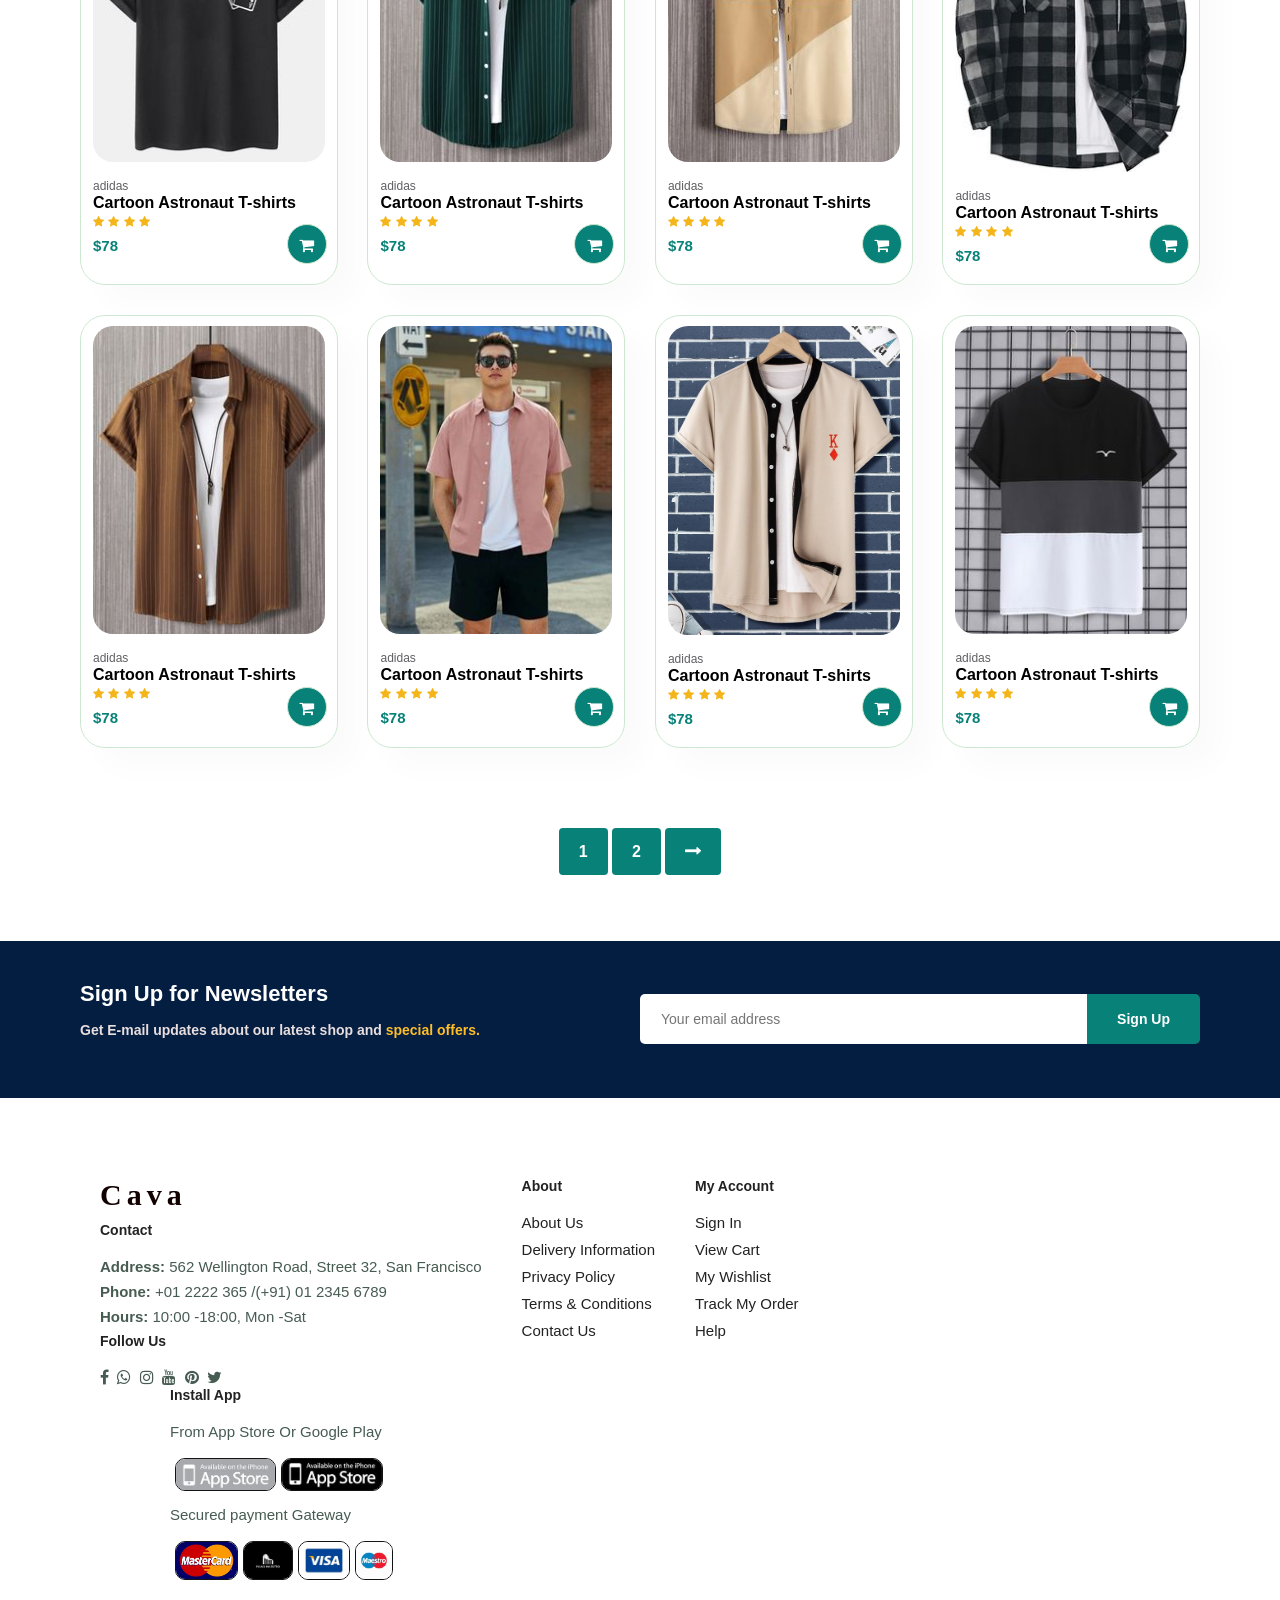
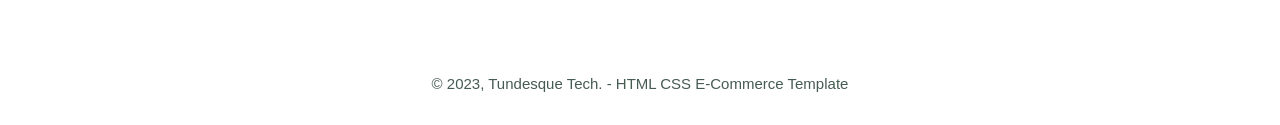
<file: shop.html>
<!DOCTYPE html>
<html lang="en">

<head>
    <meta charset="UTF-8">
    <meta http-equiv="X-UA-Compatible" content="IE=edge">
    <meta name="viewport" content="width=device-width, initial-scale=1.0">
    <title>Shopping website</title>
    <link rel="stylesheet" href="style.css">
    <link rel="stylesheet" href="fontawesome\css\font-awesome.css" />
    <link rel="stylesheet" href="fontawesome\css\font-awesome.min.css" />

    <script src="./javascript/jquery-3.6.0.min.js"></script>
    <script src="./javascript/header.js" defer></script>
</head>

<body>
    <section id="header">
        <a href="#" class="logo">Cava</a>
        <div>
            <ul class="navbar">
                <button class="close"><i class="fa fa-times"></i></button>
                    <li><a  href="index.html">Home</a></li>
                    <li><a class="active" href="shop.html">Shop</a></li>
                    <li><a href="blog.html">Blog</a></li>
                    <li><a href="about.html">About</a></li>
                    <li><a href="contact.html">Contact</a></li>
                    <li id="lg-bag"><a href="cart.html"><i class="fa fa-shopping-bag"></i></a></li>
            </ul>

        </div>
        <div id="mobile">
            <a href="cart.html"><i class="fa fa-shopping-bag"></i></a>
            <button class="open"><i class="fa fa-outdent"></i></button>
        </div>



    </section>

    <section id="page-header">
        <h2>#Stayhome</h2>
        <p>Save more with coupons & up to 70% off!</p>

    </section>
   

    <section id="product1" class="section-p1">
        <div class="pro-container">

            <div class="pro" onclick="window.location.href='sproduct.html';">
                <img src="/tunde_img/clothe1.jpg">
                <div class="des">
                    <span>adidas</span>
                    <h5>Cartoon Astronaut T-shirts</h5>
                    <div class="star">
                        <i class="fa fa-star"></i>
                        <i class="fa fa-star"></i>
                        <i class="fa fa-star"></i>
                        <i class="fa fa-star"></i>
                    </div>
                    <h4>$78</h4>
                </div>
                <a href="#"><i class="fa fa-shopping-cart"></i></a>
            </div>
            <div class="pro">
                <img src="/tunde_img/clothe 2.jpg">
                <div class="des">
                    <span>adidas</span>
                    <h5>Cartoon Astronaut T-shirts</h5>
                    <div class="star">
                        <i class="fa fa-star"></i>
                        <i class="fa fa-star"></i>
                        <i class="fa fa-star"></i>
                        <i class="fa fa-star"></i>
                    </div>
                    <h4>$78</h4>
                </div>
                <a href="#"><i class="fa fa-shopping-cart"></i></a>
            </div>
            <div class="pro">
                <img src="/tunde_img/clothe 3.jpg">
                <div class="des">
                    <span>adidas</span>
                    <h5>Cartoon Astronaut T-shirts</h5>
                    <div class="star">
                        <i class="fa fa-star"></i>
                        <i class="fa fa-star"></i>
                        <i class="fa fa-star"></i>
                        <i class="fa fa-star"></i>
                    </div>
                    <h4>$78</h4>
                </div>
                <a href="#"><i class="fa fa-shopping-cart"></i></a>
            </div>
            <div class="pro">
                <img src="/tunde_img/clothe4.jpg">
                <div class="des">
                    <span>adidas</span>
                    <h5>Cartoon Astronaut T-shirts</h5>
                    <div class="star">
                        <i class="fa fa-star"></i>
                        <i class="fa fa-star"></i>
                        <i class="fa fa-star"></i>
                        <i class="fa fa-star"></i>
                    </div>
                    <h4>$78</h4>
                </div>
                <a href="#"><i class="fa fa-shopping-cart"></i></a>
            </div>
            <div class="pro">
                <img src="/tunde_img/clothe5.jpg">
                <div class="des">
                    <span>adidas</span>
                    <h5>Cartoon Astronaut T-shirts</h5>
                    <div class="star">
                        <i class="fa fa-star"></i>
                        <i class="fa fa-star"></i>
                        <i class="fa fa-star"></i>
                        <i class="fa fa-star"></i>
                    </div>
                    <h4>$78</h4>
                </div>
                <a href="#"><i class="fa fa-shopping-cart"></i></a>
            </div>
            <div class="pro">
                <img src="/tunde_img/clothe6.jpg">
                <div class="des">
                    <span>adidas</span>
                    <h5>Cartoon Astronaut T-shirts</h5>
                    <div class="star">
                        <i class="fa fa-star"></i>
                        <i class="fa fa-star"></i>
                        <i class="fa fa-star"></i>
                        <i class="fa fa-star"></i>
                    </div>
                    <h4>$78</h4>
                </div>
                <a href="#"><i class="fa fa-shopping-cart"></i></a>
            </div>
            <div class="pro">
                <img src="/tunde_img/clothe7.jpg">
                <div class="des">
                    <span>adidas</span>
                    <h5>Cartoon Astronaut T-shirts</h5>
                    <div class="star">
                        <i class="fa fa-star"></i>
                        <i class="fa fa-star"></i>
                        <i class="fa fa-star"></i>
                        <i class="fa fa-star"></i>
                    </div>
                    <h4>$78</h4>
                </div>
                <a href="#"><i class="fa fa-shopping-cart"></i></a>
            </div>
            <div class="pro">
                <img src="/tunde_img/clothe8.jpg">
                <div class="des">
                    <span>adidas</span>
                    <h5>Cartoon Astronaut T-shirts</h5>
                    <div class="star">
                        <i class="fa fa-star"></i>
                        <i class="fa fa-star"></i>
                        <i class="fa fa-star"></i>
                        <i class="fa fa-star"></i>
                    </div>
                    <h4>$78</h4>
                </div>
                <a href="#"><i class="fa fa-shopping-cart"></i></a>
            </div>

    
            <div class="pro">
                <img src="/tunde_img/clothe9.jpg">
                <div class="des">
                    <span>adidas</span>
                    <h5>Cartoon Astronaut T-shirts</h5>
                    <div class="star">
                        <i class="fa fa-star"></i>
                        <i class="fa fa-star"></i>
                        <i class="fa fa-star"></i>
                        <i class="fa fa-star"></i>
                    </div>
                    <h4>$78</h4>
                </div>
                <a href="#"><i class="fa fa-shopping-cart"></i></a>
            </div>
            <div class="pro">
                <img src="/tunde_img/clothe1.jpg">
                <div class="des">
                    <span>adidas</span>
                    <h5>Cartoon Astronaut T-shirts</h5>
                    <div class="star">
                        <i class="fa fa-star"></i>
                        <i class="fa fa-star"></i>
                        <i class="fa fa-star"></i>
                        <i class="fa fa-star"></i>
                    </div>
                    <h4>$78</h4>
                </div>
                <a href="#"><i class="fa fa-shopping-cart"></i></a>
            </div>
            <div class="pro">
                <img src="/tunde_img/clothe 2.jpg">
                <div class="des">
                    <span>adidas</span>
                    <h5>Cartoon Astronaut T-shirts</h5>
                    <div class="star">
                        <i class="fa fa-star"></i>
                        <i class="fa fa-star"></i>
                        <i class="fa fa-star"></i>
                        <i class="fa fa-star"></i>
                    </div>
                    <h4>$78</h4>
                </div>
                <a href="#"><i class="fa fa-shopping-cart"></i></a>
            </div>
            <div class="pro">
                <img src="/tunde_img/clothe 3.jpg">
                <div class="des">
                    <span>adidas</span>
                    <h5>Cartoon Astronaut T-shirts</h5>
                    <div class="star">
                        <i class="fa fa-star"></i>
                        <i class="fa fa-star"></i>
                        <i class="fa fa-star"></i>
                        <i class="fa fa-star"></i>
                    </div>
                    <h4>$78</h4>
                </div>
                <a href="#"><i class="fa fa-shopping-cart"></i></a>
            </div>
            <div class="pro">
                <img src="/tunde_img/clothe4.jpg">
                <div class="des">
                    <span>adidas</span>
                    <h5>Cartoon Astronaut T-shirts</h5>
                    <div class="star">
                        <i class="fa fa-star"></i>
                        <i class="fa fa-star"></i>
                        <i class="fa fa-star"></i>
                        <i class="fa fa-star"></i>
                    </div>
                    <h4>$78</h4>
                </div>
                <a href="#"><i class="fa fa-shopping-cart"></i></a>
            </div>
            <div class="pro">
                <img src="/tunde_img/clothe5.jpg">
                <div class="des">
                    <span>adidas</span>
                    <h5>Cartoon Astronaut T-shirts</h5>
                    <div class="star">
                        <i class="fa fa-star"></i>
                        <i class="fa fa-star"></i>
                        <i class="fa fa-star"></i>
                        <i class="fa fa-star"></i>
                    </div>
                    <h4>$78</h4>
                </div>
                <a href="#"><i class="fa fa-shopping-cart"></i></a>
            </div>
            <div class="pro">
                <img src="/tunde_img/clothe6.jpg">
                <div class="des">
                    <span>adidas</span>
                    <h5>Cartoon Astronaut T-shirts</h5>
                    <div class="star">
                        <i class="fa fa-star"></i>
                        <i class="fa fa-star"></i>
                        <i class="fa fa-star"></i>
                        <i class="fa fa-star"></i>
                    </div>
                    <h4>$78</h4>
                </div>
                <a href="#"><i class="fa fa-shopping-cart"></i></a>
            </div>
            <div class="pro">
                <img src="/tunde_img/clothe7.jpg">
                <div class="des">
                    <span>adidas</span>
                    <h5>Cartoon Astronaut T-shirts</h5>
                    <div class="star">
                        <i class="fa fa-star"></i>
                        <i class="fa fa-star"></i>
                        <i class="fa fa-star"></i>
                        <i class="fa fa-star"></i>
                    </div>
                    <h4>$78</h4>
                </div>
                <a href="#"><i class="fa fa-shopping-cart"></i></a>
            </div>

        </div>

    </section>
    
    <section id="pagination" class="section-p1">
        <a href="#">1</a>
        <a href="#">2</a>
        <a href="#"><i class="fa  fa-long-arrow-right"></i></a>
        

    </section>

    
  

    <section id="newsletter" class="section-p1 section-m1">
        <div class="newstext">
            <h4>Sign Up for Newsletters</h4>
            <p>Get E-mail updates about our latest shop and <span>special offers.</span></p>

        </div>
        <div class="form">
            <input type="email" placeholder="Your email address">
            <button class="normal">Sign Up</button>

        </div>

    </section>
    <footer class="section-p1">
        <div class="col">
            <a href="#" class="logo">Cava</a>
            <h4>Contact</h4>
            <p><strong>Address:</strong> 562 Wellington Road, Street 32, San Francisco</p>
            <p><strong>Phone:</strong> +01 2222 365 /(+91) 01 2345 6789</p>
            <p><strong>Hours:</strong> 10:00 -18:00, Mon -Sat</p>
            <div class="follow">
                <h4>Follow Us</h4>
                <div class="icon">
                    <i class="fa fa-facebook"></i>
                    <i class="fa fa-whatsapp"></i>
                    <i class="fa fa-instagram"></i>
                    <i class="fa fa-youtube"></i>
                    <i class="fa fa-pinterest"></i>
                    <i class="fa fa-twitter"></i>

                </div>
            </div>
        </div>
        <div class="col">
            <h4>About</h4>
            <a href="#">About Us</a>
            <a href="#">Delivery Information</a>
            <a href="#">Privacy Policy</a>
            <a href="#">Terms & Conditions</a>
            <a href="#">Contact Us</a>

        </div>
        <div class="col">
            <h4>My Account</h4>
            <a href="#">Sign In</a>
            <a href="#">View Cart</a>
            <a href="#">My Wishlist</a>
            <a href="#">Track My Order</a>
            <a href="#">Help</a>

        </div>
        <div class=" col install">
            <h4>Install App</h4>
            <p>From App Store Or Google Play</p>
            <div class=" row">
                <img src="/tunde_img/app store.jpg" alt="Apple Play" width="30%" >
                <img src="/tunde_img/app store 1.jpg" alt="Google Play" width="30%" >
            </div>
            <p>Secured payment Gateway</p>
            <div class=" row">
            <img src="/tunde_img/master card.jpg" alt="Apple Play" width="50%" height="20%">
            <img src="/tunde_img/maesrto x.jpg " alt="Google Play"  width="50%"  height="20%"> 
            <img src="/tunde_img/visa card.jpg" alt="Google Play"  width="50%"  height="20%">
            <img src="/tunde_img/maestro card.jpg " alt="Google Play"  width="50%"  height="20%">
        </div>
    
        </div>
        <div class="copyright">
            <p> &copy; 2023, Tundesque Tech. - HTML CSS E-Commerce Template</p>

        </div>
    </footer>
   

</body>

</html>
</file>
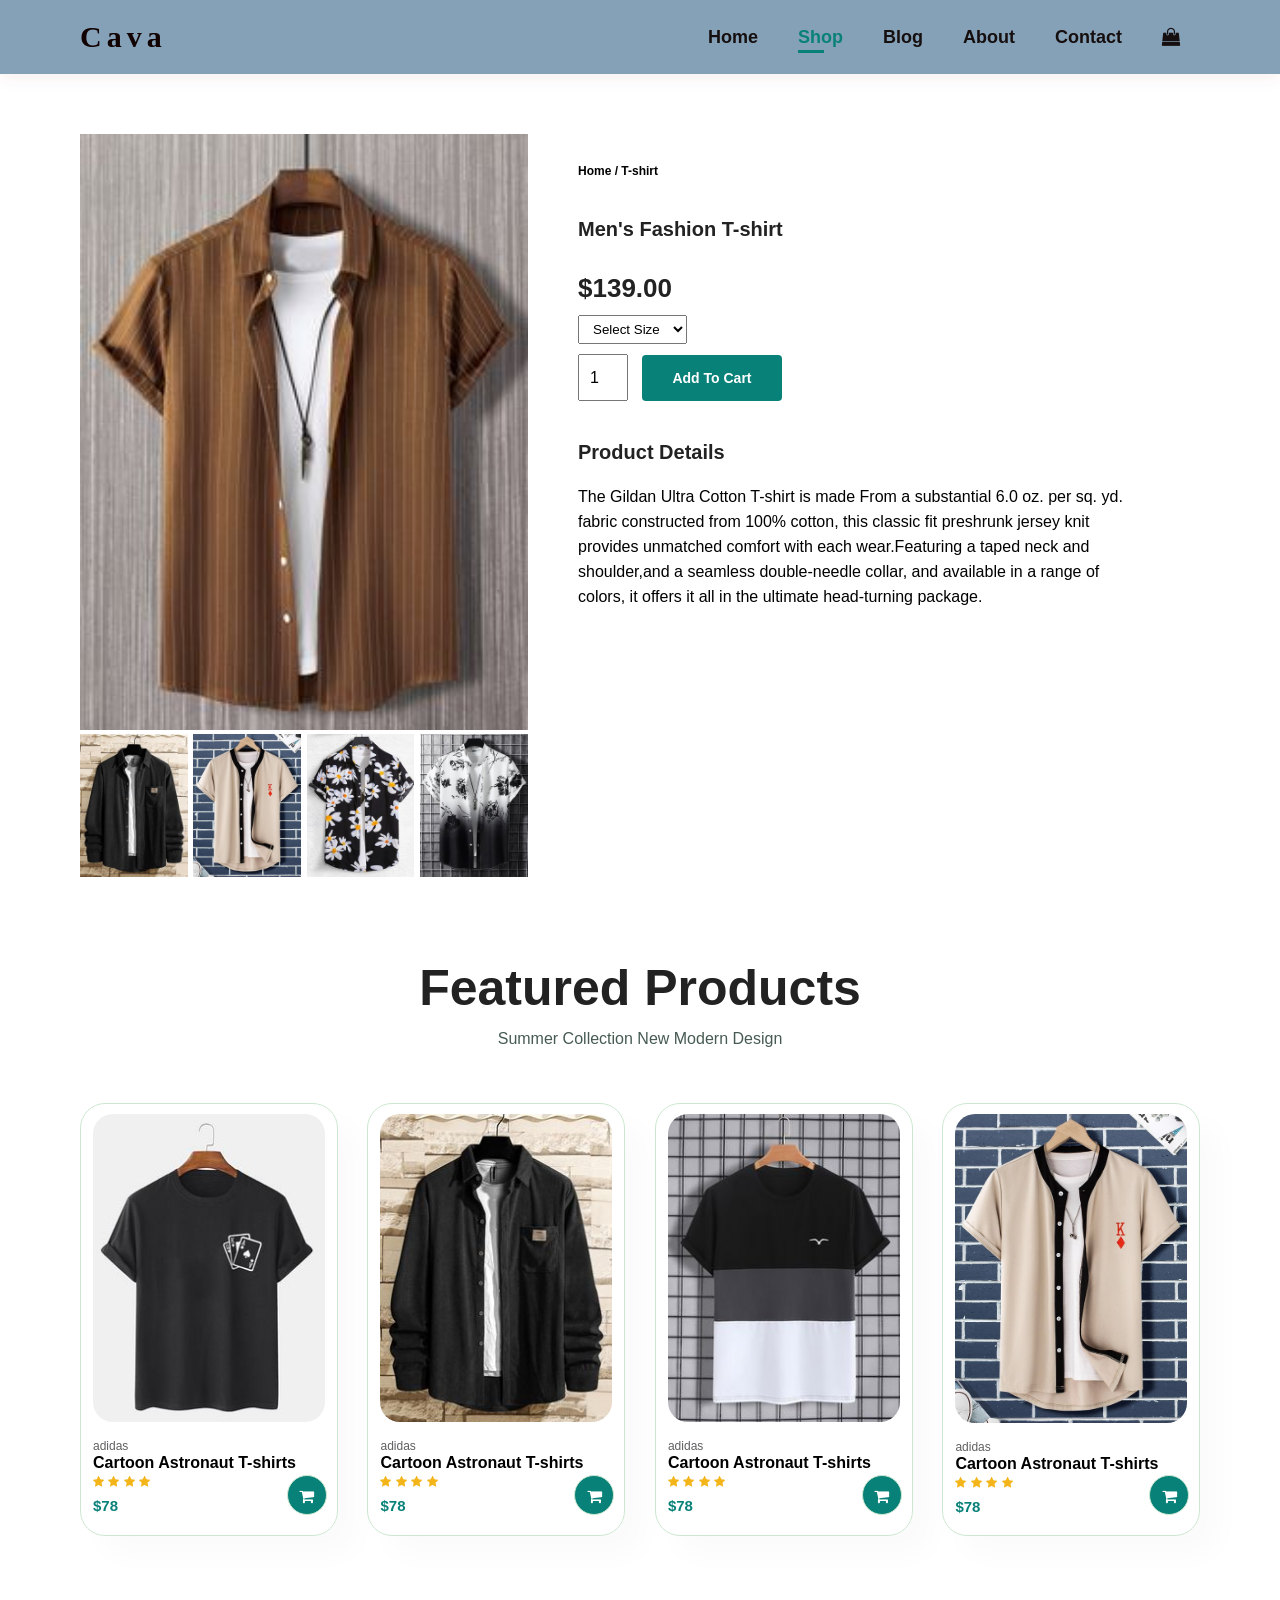
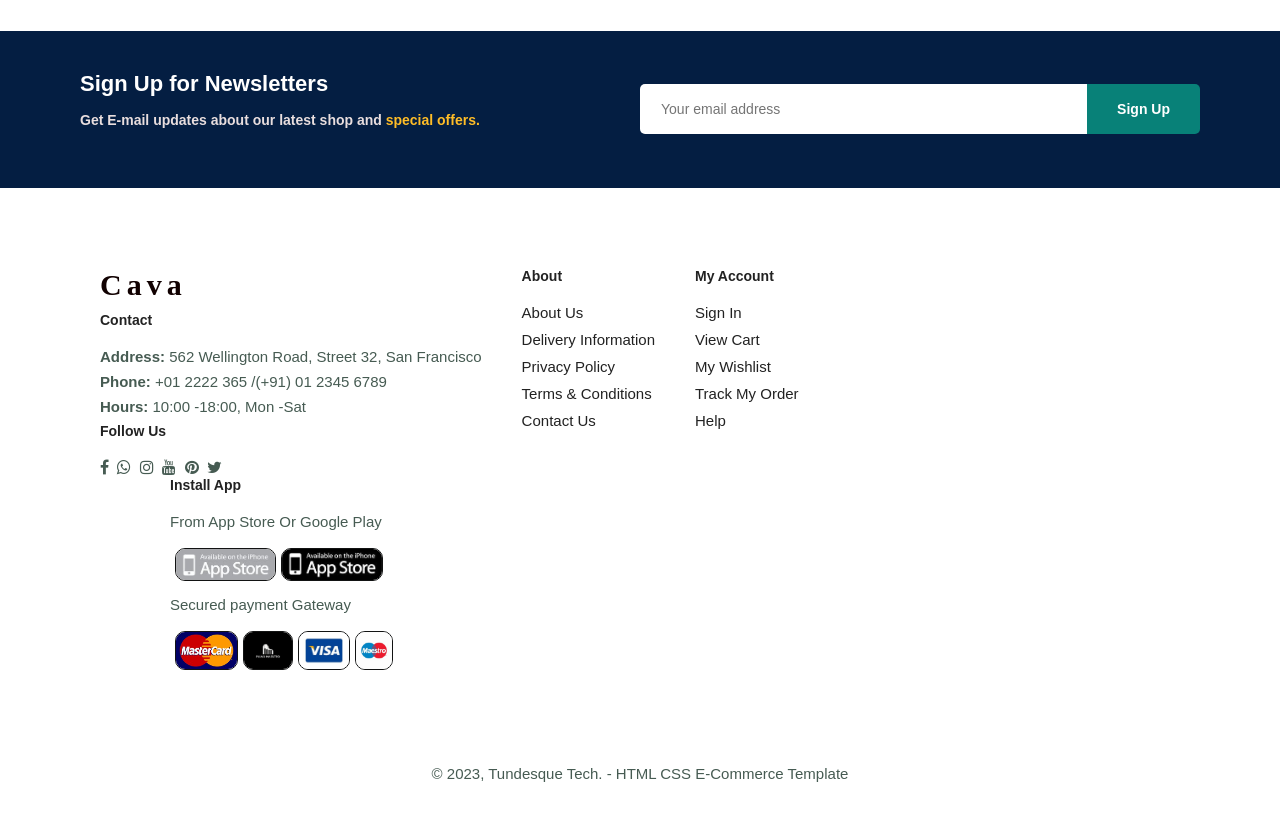
<file: sproduct.html>
<!DOCTYPE html>
<html lang="en">

<head>
    <meta charset="UTF-8">
    <meta http-equiv="X-UA-Compatible" content="IE=edge">
    <meta name="viewport" content="width=device-width, initial-scale=1.0">
    <title>Shopping website</title>
    <link rel="stylesheet" href="style.css">
    <link rel="stylesheet" href="fontawesome\css\font-awesome.css" />
    <link rel="stylesheet" href="fontawesome\css\font-awesome.min.css" />

    <script src="./javascript/jquery-3.6.0.min.js"></script>
    <script src="./javascript/header.js" defer></script>
</head>

<body>
    <section id="header">
        <a href="#" class="logo">Cava</a>
        <div>
            <ul class="navbar">
                <button class="close"><i class="fa fa-times"></i></button>
                    <li><a  href="index.html">Home</a></li>
                    <li><a class="active" href="shop.html">Shop</a></li>
                    <li><a href="blog.html">Blog</a></li>
                    <li><a href="about.html">About</a></li>
                    <li><a href="contact.html">Contact</a></li>
                    <li id="lg-bag"><a href="cart.html"><i class="fa fa-shopping-bag"></i></a></li>
            </ul>

        </div>
        <div id="mobile">
            <a href="cart.html"><i class="fa fa-shopping-bag"></i></a>
            <button class="open"><i class="fa fa-outdent"></i></button>
        </div>



    </section>

    <section id="prodetails" class="section-p1">
        <div class="single-pro-image">
            <img src="/tunde_img/clothe4.jpg"  width="100%" id="MainImg" alt="">

            <div class="small-img-group">
                <div class="small-img-col">
                <img src="/tunde_img/clothe8.jpg" class="small-img" width="100%" alt="" >
            </div>
            <div class="small-img-col">
                  <img src="/tunde_img/clothe6.jpg" class="small-img" width="100%" alt="" >     
        </div>
        <div class="small-img-col">
            <img src="/tunde_img/clothe11.jpg" class="small-img" width="100%" alt="" >
    </div>
    <div class="small-img-col">
        <img src="/tunde_img/clothe10.jpg" class="small-img" width="100%"  alt="">
</div>

        </div>
        </div>
        <div class="single-pro-details">
            <h6>Home / T-shirt</h6>
            <h4>Men's Fashion T-shirt</h4>
            <h2>$139.00</h2>
            <select>
                <option>Select Size</option>
                <option>XL</option>
                <option>XXL</option>
                <option>Small</option>
                <option>Large</option>
              
            </select>
            <input type="number" value="1">
            <button class="normal">Add To Cart</button>
            <h4>Product Details</h4>
            <span>The Gildan Ultra Cotton T-shirt is made From
                a substantial 6.0 oz. per sq. yd. fabric constructed from 100% cotton,
                this classic fit preshrunk jersey knit provides unmatched comfort with each wear.Featuring a taped neck and shoulder,and
                a seamless double-needle collar, and available in a range of colors, it offers it all in the ultimate head-turning package.
            </span>



        </div>

    </section>
    
    <section id="product1" class="section-p1">
        <h2>Featured Products</h2>
        <p>Summer Collection New Modern Design</p>

        <div class="pro-container">
            <div class="pro">
                <img src="/tunde_img/clothe9.jpg">
                <div class="des">
                    <span>adidas</span>
                    <h5>Cartoon Astronaut T-shirts</h5>
                    <div class="star">
                        <i class="fa fa-star"></i>
                        <i class="fa fa-star"></i>
                        <i class="fa fa-star"></i>
                        <i class="fa fa-star"></i>
                    </div>
                    <h4>$78</h4>
                </div>
                <a href="#"><i class="fa fa-shopping-cart"></i></a>
            </div>

            <div class="pro">
                <img src="/tunde_img/clothe8.jpg">
                <div class="des">
                    <span>adidas</span>
                    <h5>Cartoon Astronaut T-shirts</h5>
                    <div class="star">
                        <i class="fa fa-star"></i>
                        <i class="fa fa-star"></i>
                        <i class="fa fa-star"></i>
                        <i class="fa fa-star"></i>
                    </div>
                    <h4>$78</h4>
                </div>
                <a href="#"><i class="fa fa-shopping-cart"></i></a>
            </div>
            <div class="pro">
                <img src="/tunde_img/clothe7.jpg">
                <div class="des">
                    <span>adidas</span>
                    <h5>Cartoon Astronaut T-shirts</h5>
                    <div class="star">
                        <i class="fa fa-star"></i>
                        <i class="fa fa-star"></i>
                        <i class="fa fa-star"></i>
                        <i class="fa fa-star"></i>
                    </div>
                    <h4>$78</h4>
                </div>
                <a href="#"><i class="fa fa-shopping-cart"></i></a>
            </div>
            <div class="pro">
                <img src="/tunde_img/clothe6.jpg">
                <div class="des">
                    <span>adidas</span>
                    <h5>Cartoon Astronaut T-shirts</h5>
                    <div class="star">
                        <i class="fa fa-star"></i>
                        <i class="fa fa-star"></i>
                        <i class="fa fa-star"></i>
                        <i class="fa fa-star"></i>
                    </div>
                    <h4>$78</h4>
                </div>
                <a href="#"><i class="fa fa-shopping-cart"></i></a>
            </div>

        </div>

    </section>

    <section id="newsletter" class="section-p1 section-m1">
        <div class="newstext">
            <h4>Sign Up for Newsletters</h4>
            <p>Get E-mail updates about our latest shop and <span>special offers.</span></p>

        </div>
        <div class="form">
            <input type="email" placeholder="Your email address">
            <button class="normal">Sign Up</button>

        </div>
    </section>
    
    <footer class="section-p1">
        <div class="col">
            <a href="#" class="logo">Cava</a>
            <h4>Contact</h4>
            <p><strong>Address:</strong> 562 Wellington Road, Street 32, San Francisco</p>
            <p><strong>Phone:</strong> +01 2222 365 /(+91) 01 2345 6789</p>
            <p><strong>Hours:</strong> 10:00 -18:00, Mon -Sat</p>
            <div class="follow">
                <h4>Follow Us</h4>
                <div class="icon">
                    <i class="fa fa-facebook"></i>
                    <i class="fa fa-whatsapp"></i>
                    <i class="fa fa-instagram"></i>
                    <i class="fa fa-youtube"></i>
                    <i class="fa fa-pinterest"></i>
                    <i class="fa fa-twitter"></i>

                </div>
            </div>
        </div>
        <div class="col">
            <h4>About</h4>
            <a href="#">About Us</a>
            <a href="#">Delivery Information</a>
            <a href="#">Privacy Policy</a>
            <a href="#">Terms & Conditions</a>
            <a href="#">Contact Us</a>

        </div>
        <div class="col">
            <h4>My Account</h4>
            <a href="#">Sign In</a>
            <a href="#">View Cart</a>
            <a href="#">My Wishlist</a>
            <a href="#">Track My Order</a>
            <a href="#">Help</a>

        </div>
        <div class=" col install">
            <h4>Install App</h4>
            <p>From App Store Or Google Play</p>
            <div class=" row">
                <img src="/tunde_img/app store.jpg" alt="Apple Play" width="30%" >
                <img src="/tunde_img/app store 1.jpg" alt="Google Play" width="30%" >
            </div>
            <p>Secured payment Gateway</p>
            <div class=" row">
            <img src="/tunde_img/master card.jpg" alt="Apple Play" width="50%" height="20%">
            <img src="/tunde_img/maesrto x.jpg " alt="Google Play"  width="50%"  height="20%"> 
            <img src="/tunde_img/visa card.jpg" alt="Google Play"  width="50%"  height="20%">
            <img src="/tunde_img/maestro card.jpg " alt="Google Play"  width="50%"  height="20%">
        </div>
    
        </div>
        <div class="copyright">
            <p> &copy; 2023, Tundesque Tech. - HTML CSS E-Commerce Template</p>

        </div>
    </footer>
  

    <script>
        let MainImg = document.getElementById("MainImg")
        let smallimg = document.getElementsByClassName("small-img")

        smallimg[0].onclick = function(){
            MainImg.src = smallimg[0].src;
        }
        smallimg[1].onclick = function(){
            MainImg.src = smallimg[1].src;
        }
        smallimg[2].onclick = function(){
            MainImg.src = smallimg[2].src;
        }
        smallimg[3].onclick = function(){
            MainImg.src = smallimg[3].src;
        }
    </script>

</body>

</html>
</file>
<file: style.css>
*{
    margin: 0;
    padding: 0;
    box-sizing: border-box;
    font-family:'Gill Sans', 'Gill Sans MT', Calibri, 'Trebuchet MS', sans-serif;
    text-decoration: none;
}
h1{
    font-size: 50px;
    line-height: 64px;
    color: #222;

}
input {
    outline: none;
}
h2{
    font-size: 50px;
    line-height: 54px;
    color: #222;
    
}
h4{
    font-size: 20px;
    color: #222;
    
}
h6{
    font-weight: 700;
    font-size: 12px;
    
}
h5{
    font-size: 16px;
}
p{
    font-size: 16px;
    color: #465b52;
    margin: 15px 0 20px 0;   
}
.section-p1{
    padding: 40px 80px;
}
.section-m1{
    margin: 40px 0;
}
button.normal{
    font-size: 14px;
    font-weight:600;
    padding:15px 30px;
    color:#000;
    background-color: #fff;
    border-radius: 4px;
    border:none;
    outline: none;
    cursor:pointer;
    transition: 0.2s ;
}
button.white{
    font-size: 13px;
    font-weight:600;
    padding:11px 18px;
    color:#fff;
    background-color:transparent;
    border:1px solid #fff;
    outline: none;
    cursor:pointer;
    transition: 0.2s ;
}

.close{
    display: none;
}
body{
    width: 100%;
    font-family: 'Gill Sans', 'Gill Sans MT', Calibri, 'Trebuchet MS', sans-serif;
    text-decoration: none;
}
/* header start */
.logo{
    text-decoration: none;
    font-family: cursive;
    letter-spacing: 5px;
    font-weight: 900;
    font-size: 30px;
    color: rgb(17, 1, 1);
}
.logo:hover{
    background-color:transparent;
    color: brown;

}
#header {
    display: flex;
    padding: 20px 80px;
    align-items: center;
    justify-content: space-between;
    background: rgba(83, 123, 155, 0.705);
    box-shadow: 0 5px 15px rgba(155, 21, 21, 0.06) ;
    position: sticky;
    top: 0;
    left: 0;
}
.navbar{
    display: flex;
    align-items: center;
    justify-content: center;
}
.navbar li{
    list-style: none;
    padding: 0 20px;
    position: relative;

}
.navbar li a{
    text-decoration: none;
    font-size: 18px;
    font-weight: 700;
    transition: 0.3s ease;
    color: rgb(22, 15, 15);
}
.navbar li a:hover,
.navbar li a.active{
    color:#088178 ;
}
.navbar li a.active::after,
.navbar li a:hover::after{
    content: "";
    width: 30%;
    height: 3px;
    background: #088178;
    position: absolute;
    bottom: -5px;
    left: 20px;
}

#mobile{
    display: none;
    align-items: center;
}

/* Home Page */

#hero{
    background-image: url("/img/max-titov-Mhktr6dFD3I-unsplash.jpg");
    height:150vh;
    width: 100%;
    background-size: cover;
    background-position: top 25% right 0;
    padding:0 80px ;
    display: flex;
    flex-direction: column;
    justify-content: center;
    align-items:flex-start ;
}
#hero h4{
    padding-bottom: 15px;

}
#hero h1{
    color: #088178;

}
#hero button{
    background-color: grey;
    color: #088178;
    border:0;
    padding: 14px 80px 14px 65px ;
    border-radius: 20px;
    cursor: pointer;
    font-weight: 700;
    font-size: 15px;

}
#feature{
    display: flex;
    align-items:center;
    justify-content:space-between;
    flex-wrap: wrap;
}

#feature .fe-box{
    width:180px;
    text-align:center;
    padding: 25px 15px ;
    box-shadow: 20px 20px 34px rgb(0, 0, 0, 0.03);
    border: 1px solid #cce7d0;
    border-radius: 5px;
    margin: 15px 0;

}
#feature .fe-box:hover{
    box-shadow: 10px 10px 54px rgb(70, 62, 221, 0.03);
}
#feature .fe-box img{
    width: 100%;
    margin-bottom: 10px;

    
}
#feature .fe-box h6{
    display: inline-block;
    padding: 9px 8px 6px 8px;
    line-height: 1;
    border-radius: 4px;
    color: #088178;
    background-color: #fddde4;

}
#feature .fe-box:nth-child(2) h6{
    background-color: #cdebbc;


}
#feature .fe-box:nth-child(3) h6{
    background-color: #1de8f2;


}
#feature .fe-box:nth-child(4) h6{
    background-color: #cdd4f8;


}
#feature .fe-box:nth-child(5) h6{
    background-color: #fff2e5;
}
#product1{
    text-align: center;
}

#product1 .pro-container{
    display: flex;
    justify-content: space-between;
    padding-top:20px;
    flex-wrap: wrap;
}

#product1 .pro{
    width: 23%;
    min-height:250px ;
    padding: 10px 12px;
    border: 1px solid #cce7d0;
    border-radius: 25px;
    cursor: pointer;
    box-shadow: 20px 20px 30px rgba(0, 0, 0, 0.02);
    margin:15px 0;
    transition: 0.3s ease;
    position: relative;
}
#product1 .pro:hover{
    box-shadow: 20px 20px 30px rgba(0, 0, 0, 0.06);

}
#product1 .pro img{
    width: 100%;
    border-radius: 20px;
}

#product1 .pro .des{
    text-align: start;
    padding: 10px 0;
}
#product1 .pro .des span{
    color:#606063;
    font-size: 12px;

}
#product-p1 .pro .des h5{
    padding-top: 7px;
    color:#1a1a1a;
    font-size: 14px;

}
#product1 .pro .des i{
    font-size: 12px;
    color: rgb(243, 181, 25);

}
#product1 .pro .des h4{
    padding-top: 7px;
    font-size: 15px;
    font-weight: 700;
    color: #088178;
    
}
#product1 .pro .fa-shopping-cart{
    width:40px ;
    height: 40px;
    border-radius: 50px;
    line-height: 40px;
    color:white;
    border: 1px solid #cce7d0;
    background-color: #088178;
    font-weight: 500;
    position: absolute;
    bottom:20px;
    right:10px;

}
#banner{
    display: flex;
    flex-direction: column;
    justify-content: center;
    align-items: center;
    text-align: center;
    background-image: url("/img/newspaper.jpg");
    background-size: cover;
    background-position: center;
    width: 100%;
    height: 50vh;
}
#banner h4{
    color: #fff;
    font-size: 20px;

}
#banner h2{
    color: #fff;
    font-size: 30px;
    padding:10px 0;
}
#banner h2 span{
    color:#ef3636;
}
#banner button:hover{
    background-color:#088178 ;
    color: #fff;
}
#sm-banner{
    display: flex;
    justify-content: space-between;
    flex-wrap: wrap;
}
#sm-banner .banner-box{
    display: flex;
    flex-direction: column;
    justify-content: center;
    align-items: flex-start;
    text-align: center;
    background-image: url("/img/atikh-bana-_KaMTEmJnxY-unsplash.jpg");
    padding:30px;
    background-size: cover;
    background-position: center;
    min-width: 580px;
    height: 55vh;
}
#sm-banner .banner-box2{
    background-image: url("/img/clothe\ hang.jpg");

}
#sm-banner h4{
    color: #fff;
    font-size: 20px;
    font-weight: 300;
}
#sm-banner h2{
    color: #fff;
    font-size: 28px;
    font-weight: 800;
}
#sm-banner span{
    color: #fff;
    font-size: 15px;
    font-weight: 500;
    padding-bottom: 15px;
}
#sm-banner .banner-box:hover button {
    background-color:#088178 ;
    border:1px solid #088178;
}
#banner3{
    display: flex;
    justify-content: space-between;
    flex-wrap: wrap;
    padding: 0 80px;
    
}


#banner3  .banner-box{
    display: flex;
    flex-direction: column;
    justify-content: center;
    align-items: flex-start;
    text-align: center;
    background-image: url("/img/person3\ \(2\).jpg");
    padding:20px;
    background-size: cover;
    background-position: center;
    min-width: 30%;
    margin-bottom: 20px;
    height: 30vh;
}
#banner3  .banner-box2{
    background-image: url("/img/alexi-romano-CCx6Fz_CmOI-unsplash.jpg");
}
#banner3  .banner-box3{
    background-image: url("/img/elevate-nYgy58eb9aw-unsplash.jpg");
}

#banner3  h2{
    color:#fff;
    font-weight: 900;
    font-size: 22px;

}
#banner3  h3{
    color:#ec544e;
    font-weight: 800;
    font-size: 15px;

}
#newsletter{
    display: flex;
    justify-content:space-between;
    flex-wrap: wrap;
    align-items: center;
    /* background-image: url("/img/rubaitul-azad-CAszZBd1v6I-unsplash.jpg"); */
    background-size: cover;
    background-repeat: no-repeat;
    background-position:20% 30%;
    background-color: #041e42;

}
#newsletter h4{
    font-size: 22px;
    font-weight: 700;
    color: #fff;
}
#newsletter p{
    font-size: 14px;
    font-weight: 600;
    color: #e9dede;
}
#newsletter p span{
    font-size: 14px;
    font-weight: 600;
    color: #ffbd27;
}
#newsletter .form{
    display: flex;
    width: 50%;
}
#newsletter input{
    height: 3.125rem;
    padding: 0 1.25rem;
    font-size: 14px;
    width: 100%;
    border:1px solid transparent;
    border-radius: 5px 0 0 5px;
    outline:none;

}

#newsletter button{
    background-color:#088178;
    color: #fff;
    white-space: nowrap;
    border-radius: 0 5px 5px 0;

}
footer{
    display: flex;
    flex-wrap: wrap;
    height: 10vh;
 
}
footer .col{
    display: flex;
    flex-direction: column;
    align-items: flex-start;
    padding: 0 20px;
    

}
footer.logo {
    margin-bottom: 30px;
}
footer h4{
    font-size: 14px;
    padding-bottom: 20px ;
}

footer p{
    font-size: 15px;
    margin: 0 0 8px 0;
}
footer a{
    font-size: 15px;
    text-decoration: none;
    color: #222;
    margin-bottom: 10px;
}
footer.follow{
    margin-top: 20px;
}
footer .follow i{
    color: #465b52;
    padding-right: 4px;
    cursor: pointer;
}

footer .install .row{
    display: flex;
    flex-direction: row;
}
footer .install{
    
    padding-left: 90px;
    width: 40%;
}

footer .install .row img{
    border: 1px solid #121313;
    border-radius:10px;

}
footer .install img{
    margin:10px 0 15px 5px;
}

footer .follow i:hover,
footer a:hover{
    color: #088178;
}

footer .copyright{
    width: 100%;
    margin-top: -50px;
    text-align: center;

}
/* Shop page */
#page-header{
    background-image: url("/img/elevate-nYgy58eb9aw-unsplash.jpg");
    background-size: cover;
    width: 100%;
    height: 40vh;
    display: flex;
    justify-content:center;
    text-align: center;
    flex-direction: column;
    padding: 14px;
}
#page-header h2,
#page-header p{
    color: #fff;
    letter-spacing: 5px;
}
#pagination{
    text-align: center;
}
#pagination a{
    background-color: #088178;
    padding: 15px 20px;
    border-radius:4px ;
    color:#fff;
    font-weight: 600;
}
#pagination a i{
    font-size: 16px;
    font-weight:600;

}

/* Single product */
#prodetails{
    display: flex;
    margin-top: 20px;

}
#prodetails .single-pro-image{
    width: 40%;
    margin-right: 50px;

}
.small-img-group  {
    display: flex;
    justify-content:space-between;
}
.small-img-col{
    flex-basis: 24%;
    cursor: pointer;
}
#prodetails .single-pro-details{
    width:50% ;
    padding-top: 30px;
}
#prodetails .single-pro-details h4{
    padding:40px 0 20px 0;

}
#prodetails .single-pro-details h2{
font-size: 26px;
}
#prodetails .single-pro-details select{
    display: block;
    padding: 5px 10px;
    margin-bottom:10px;
}
#prodetails .single-pro-details input{
    width: 50px;
    height: 47px;
    padding-left: 10px;
    font-size: 16px;
    margin-right: 10px;
}
#prodetails .single-pro-details input:focus{
    outline: none;

    
}
#prodetails .single-pro-details button{
    background-color: #088178;
    color: #fff;
}
#prodetails .single-pro-details span{
    line-height: 25px;

}

/* blogpage */
#page-header.blog-header{
    background-image: url("/img/banner.jpg");

}
#blog{
    padding: 150px 150px 0 150px;
}
#blog .blog-box{
    display: flex;
    align-items: center;
    width: 100%;
    position: relative;
    padding-bottom: 90px;
}
#blog .blog-img{
    width: 50%;
    margin-right: 40px;

}
#blog img{
    width: 100%;
    height: 300px;
    object-fit: cover;
}
#blog .blog-details{
    width: 50%;

}
#blog .blog-details a{
    position: relative;
    text-decoration: none;
    font-size: 11px;
    font-weight: 700;
    color: #000;
    transition:0.3s ;
}
#blog .blog-details a::after{
    content: "";
    width: 50px;
    height: 1px;
    background-color: #000;
    position: absolute;
    top: 4px;
    right: -60px;
}
#blog .blog-details a:hover{
    color: #088178;

}
#blog .blog-details a:hover:after{
    background-color: #088178;
}
#blog .blog-box h1{
    position: absolute;
    top:-40px;
    left: 0;
    font-size: 70px;
    font-weight: 700;
    color: #c9cbce;
    z-index: -9;
}
/* about page */

#page-header.about-header{
    background-image: url("/img/bg_banner2.jpg");

}
#about-head{
    display: flex;
    align-items: center;
}
#about-head div{
    padding-left: 40px;
}


#about-head img{
    width: 50%;
    height: auto;
}
#about-app{
    text-align: center;
}
#about-app .video{
    width: 70%;
    height: 100%;
    margin: 30px auto 0 auto;
}
#about-app .video video{
    width: 100%;
    height: 100%;
    border-radius: 20px;
}

/*contact page*/
#contact-details{
    display: flex;
    align-items: center;
    justify-content: space-between;
}
#contact-details .details{
    width: 40%;
}
#contact-details .details span,
    #font-details form span{
        font-size:12px;

    }
    
#contact-details .details h2,
#font-details form h2{
    font-size:26px;
    line-height: 35px;
    padding:20px 0;
}
#contact-details .details h3,
#font-details form h3{
    font-size:16px;
    line-height: 35px;
}
#contact-details .details li{
    list-style: none;
    display: flex;
    padding:10px 0 ;
}
#contact-details .details li i{
    font-size: 14px;
    padding-right:22px;
}
#contact-details .details li p{
    font-size: 14px;
    margin: 0;
}
#contact-details .map{
    width: 55%;
    height: 400px;

}
#contact-details iframe {
    width:100%;
    height: 100%;


}
#form-details{
    display: flex;
    justify-content: space-between;
    margin: 30px;
    padding: 80px;
    border: 1px solid #e1e1e1;
}

#form-details form{
    width:65% ;
    align-items: flex-start;
    display: flex;
    flex-direction: column;
}
#form-details form input,
#font-details form textarea{
    width: 100%;
    padding: 12px 15px;
    outline: none;
    margin-bottom: 20px;
    border: 1px solid #e1e1e1;
}
#form-details form button{
    background-color: #088178;
    color: #fff;
    margin: 10px 0;
}
#form-details .people div{
    padding-bottom: 25px;
    display: flex;
    align-items: flex-start;
}
#form-details .people div img{
    width: 65px;
    height: 65px;
    object-fit: cover;
    margin-right: 15px;
}
#form-details .people div p{
    margin: 0;
    font-size: 13px;
    line-height: 25px;
}
#form-details .people div p span{
    display: block;
    font-size: 16px;
    font-weight: 600;
    color: #000;
}

/* cart page */
#cart{
    overflow-x: auto;
}
#cart table{
    width: 100%;
    border-collapse: collapse;
    table-layout: fixed;
    white-space: nowrap;

}
#cart table img{
    width: 70px;
}
#cart table td:nth-child(1){
    width: 100px;
    text-align: center;
}
#cart table td:nth-child(2){
    width: 150px;
    text-align: center;
}
#cart table td:nth-child(3){
    width: 250px;
    text-align: center;
}
#cart table td:nth-child(4),
#cart table td:nth-child(5),
#cart table td:nth-child(6){
    width: 150px;
    text-align: center;
}
#cart table td:nth-child(5) input{
    width: 70px;
    padding:10px 5px 10px 15px ;

}
#cart table thead{
    border:1px solid #e2e9e1 ;
    border-right: none;
    border-left:none ;
}
#cart table thead th{
    font-weight: 700;
    text-transform: uppercase;
    font-size: 13px;
    padding: 18px 0;
}
#cart table tbody tr td{
    padding-top: 15px;
}
#cart table tbody  td{
    font-size:13px ;
}
#cart-add{
    display: flex;
    flex-wrap: wrap;
    justify-content: space-between;
} 
#coupon{
    width:50% ;
    margin-bottom:30px;
}
#coupon h3,
#subtotal{
    padding-bottom: 15px;
}
#coupon input{
    padding:10px 20px;
    outline: none;
    width: 60%;
    margin-right: 10px;
    border: 2px solid #e2e9e1;
}
#coupon button,
#subtotal button{
    background-color: #088178;
    color: #fff;
    padding: 12px 20px;

}
#subtotal{
    width: 50%;
    margin-bottom: 30px;
    padding: 30px;
    border: 1px solid #e2e9e1;


    
}
#subtotal table{
    border-collapse: collapse;
    width: 100%;
    margin-bottom: 20px;
}

#subtotal table td{
    width: 50%;
    border: 1px solid #e2e9e1;
    padding: 10px;
    font-size: 13px;
}

    /*IPAD'S VERSION */
@media (max-width:799px){

    .section-p1 {
        padding: 40px 40px;
    }
    .navbar{
        display: flex;
        flex-direction: column;
        align-items: flex-start;
        justify-content: flex-start;
        position: fixed;
        top:0;
        right: -300px;
        height: 100vh;
        width: 300px;
        background-color:#e3e6f3 ;
        box-shadow: 0 40px 60px rgba(0, 0, 0, 0.1);
        padding: 80px 0 0 10px;
        transition: 0.3s;
    }

    .navbar.active{
        right: 0;
}

 
    .navbar li{
        margin-bottom: 25px;
    }
    #mobile{
        display: flex;
        align-items: center;
    }
    #mobile i{
        color:#1a1a1a;
        font-size: 24px;
        padding-left: 20px;

    }
 
    .open {
        margin-top: 5px;
        border: none;
        background-color:transparent;
    }
   
    .close {
        background-color: transparent;
        display:initial;
        border: none;
        position:absolute ;
        top:30px;
        left:30px;
        color:#222;
        font-size: 24px;
    }
    #lg-bag{
        display: none;
    }

    #hero {
        height: 80vh;
        padding: 0 80px;
        background-position: top 30% right 30%;
        
    }
    #feature {
        justify-content: center;
    }
    #feature .fe-box {
      
        margin: 15px 15px;
    }
    #product1 .pro-container{
        
        justify-content: center;

            
        }
    
    #product1 .pro{
        width: 35%;
        margin:15px ;
    }
    #banner{
        height: 20vh;
    }
    #sm-banner .banner-box{
        min-height: 100%;
        height: 30vh;
    }
    #banner3{
        padding: 0 40px;

    }
    #banner3 .banner-box{
        width: 28%;
    }
    #newwsletter .form{
        width: 70%;
    }
    footer .col{
        flex-direction: column;
    }
    footer .install{
        display: flex;
        align-items: flex-start;
        padding: 10px 20px;
        width: 100%;
}

/* contact page */
#form-details{
    padding: 40px;
}
#form-details form{
    width: 50%;
}



}

/* Mobile */
@media (max-width:477px){
    .section-p1{
        padding: 20px;
    }
    #header{
        padding: 10px 30px;

    }
    h1{
        font-size: 38px;
    }
    h2{
        font-size: 32px;
    }
    #hero{
        padding: 0 20px;
        background-position: 55%;
        height: 100vh;

    }
    #feature {
        justify-content: space-between;

    }
    
    #feature .fe-box {
        width: 155px;
        margin:0 0 15px 0;
    }
    #product1 .pro {
        width: 100%;
      
    }
    #banner{
        height: 40vh;
    }
    #sm-banner .banner-box{
        height: 40vh;
    }
    #sm-banner .banner-box2{
        margin-top: 20px;

    }
    #banner3 {
        padding: 0 20px;
    }
    #banner3  h2 {
        color: #fff;
        font-weight: 900;
        font-size: 17px;
    }
    #banner3 .banner-box{
        width: 100%;
    }
  
    #newsletter .form{
        width: 100%;
    }
    footer .col{
        flex-direction: column;
    }
    footer .install{
        display: flex;
        align-items: flex-start;
        padding: 10px 20px;
        width: 100%;
    }
    footer .copyright{
        text-align: start;
    }
    
    /* Single product */
    #prodetails{
        display: flex;
        flex-direction: column;
    }
    #prodetails .single-pro-image{
        width: 100%;
        margin-right: 0;
    }

    #prodetails .single-pro-details{
        width: 100%;
    }

       /* blog page */
       #blog {
        padding: 100px 20px 0 20px;
    }
    #blog .blog-box {
        display: flex;
        flex-direction: column;
        align-items: flex-start;
      
    }
    
    #blog .blog-img{
        width: 100%;
        margin: 0 0 30px 0;

    }

    #blog .blog-details{
        width: 100%;
    }
    
        /* about page */
        #about-head{
            flex-direction: column; 
        }

        /* contact page */
        #contact-details{
            flex-direction: column;
        }
        #contact-details .details{
            width: 100%;
            margin-bottom: 30px;
        }
        #contact-details .map{
            width: 100%;
        }

        #form-details{
            flex-wrap: wrap;
            margin: 10px;
            padding: 30px 10px;
        }
        #form-details form{
            width: 100%;
            margin-bottom: 30px;
        }

        
        /* Cart page */
      
        #cart table {
            width: 100%;
            border-collapse: collapse;
            table-layout: initial;
        }
        #cart table thead th {
            font-weight: 700;
            font-size: 13px;
            padding: 18px 20px;
        }
        #cart table td:nth-child(3) {
            padding: 0 20px;
            font-weight: 900;
        }
        #cart-add {
            flex-direction: column;
        }
        #coupon {
            width: 100%;
        }
        #subtotal {
            width: 100%;
            margin-bottom: 20px;
        }
        
}
</file>
